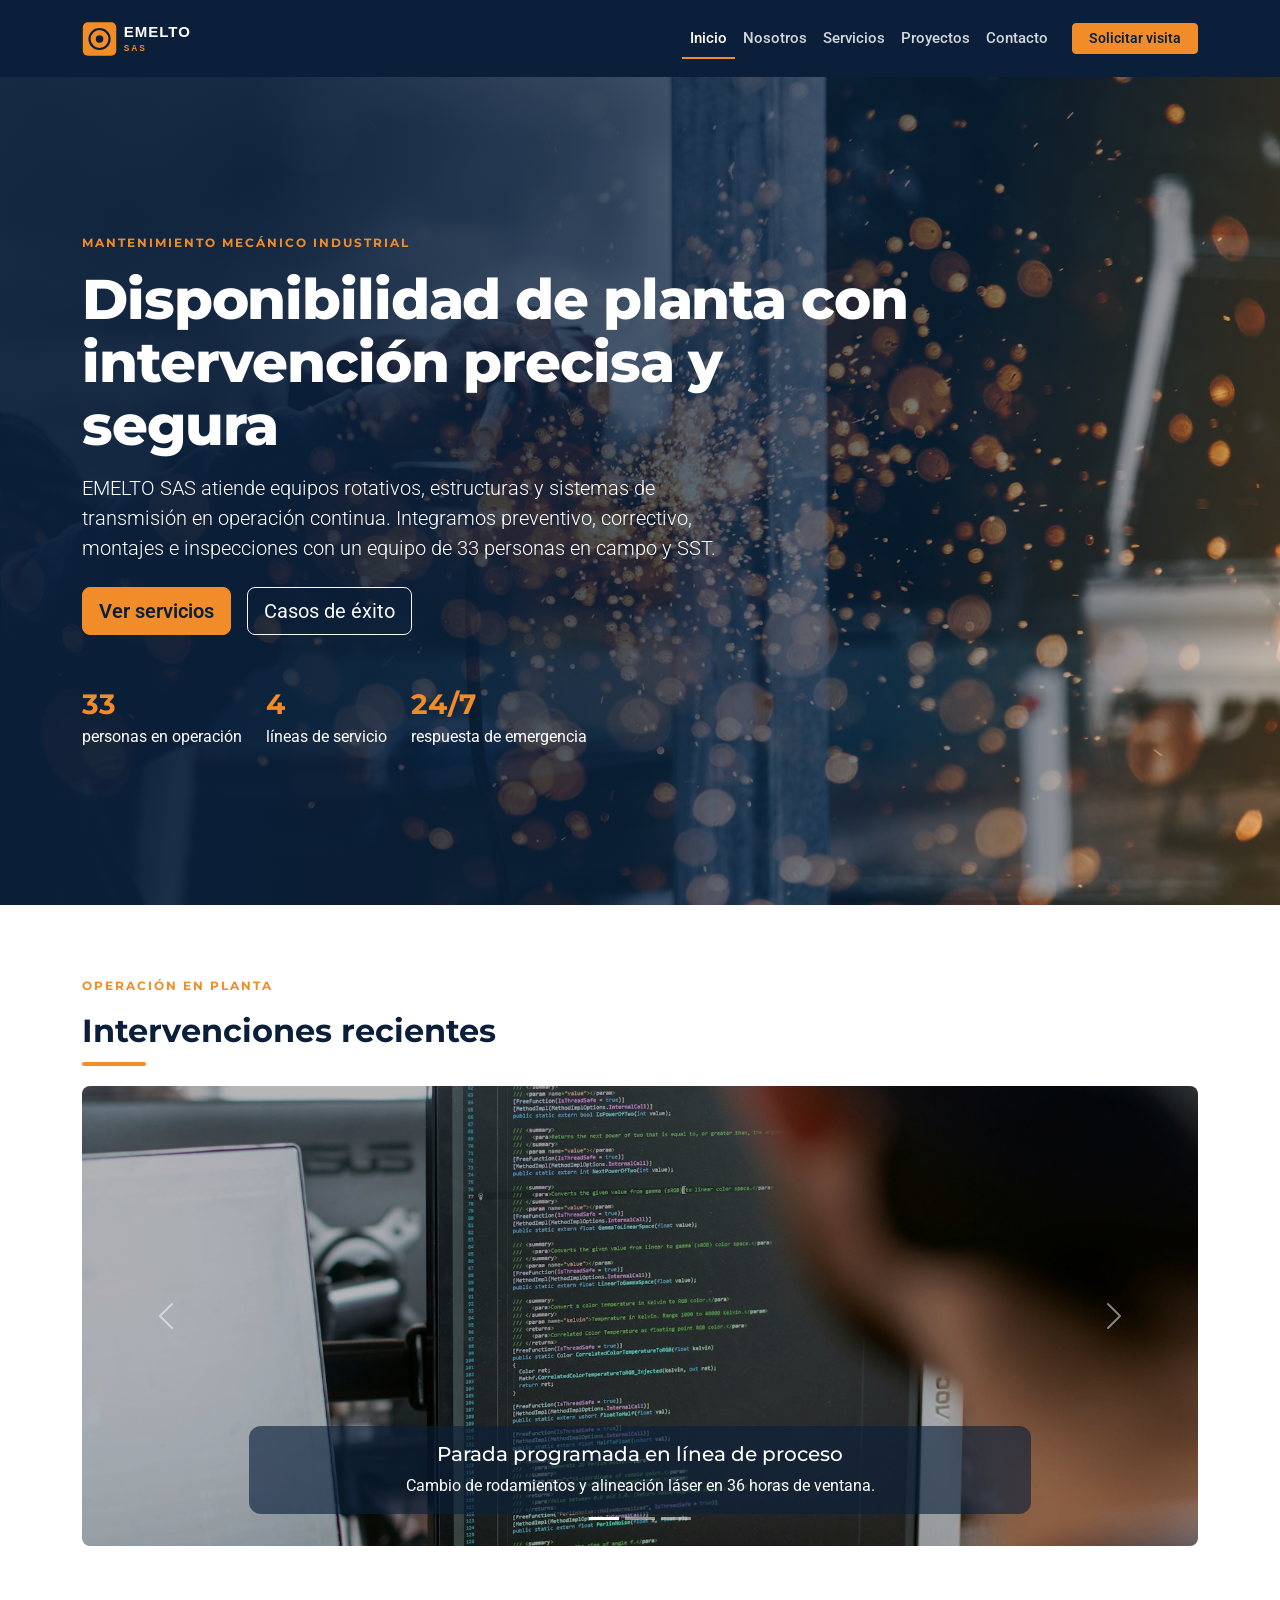
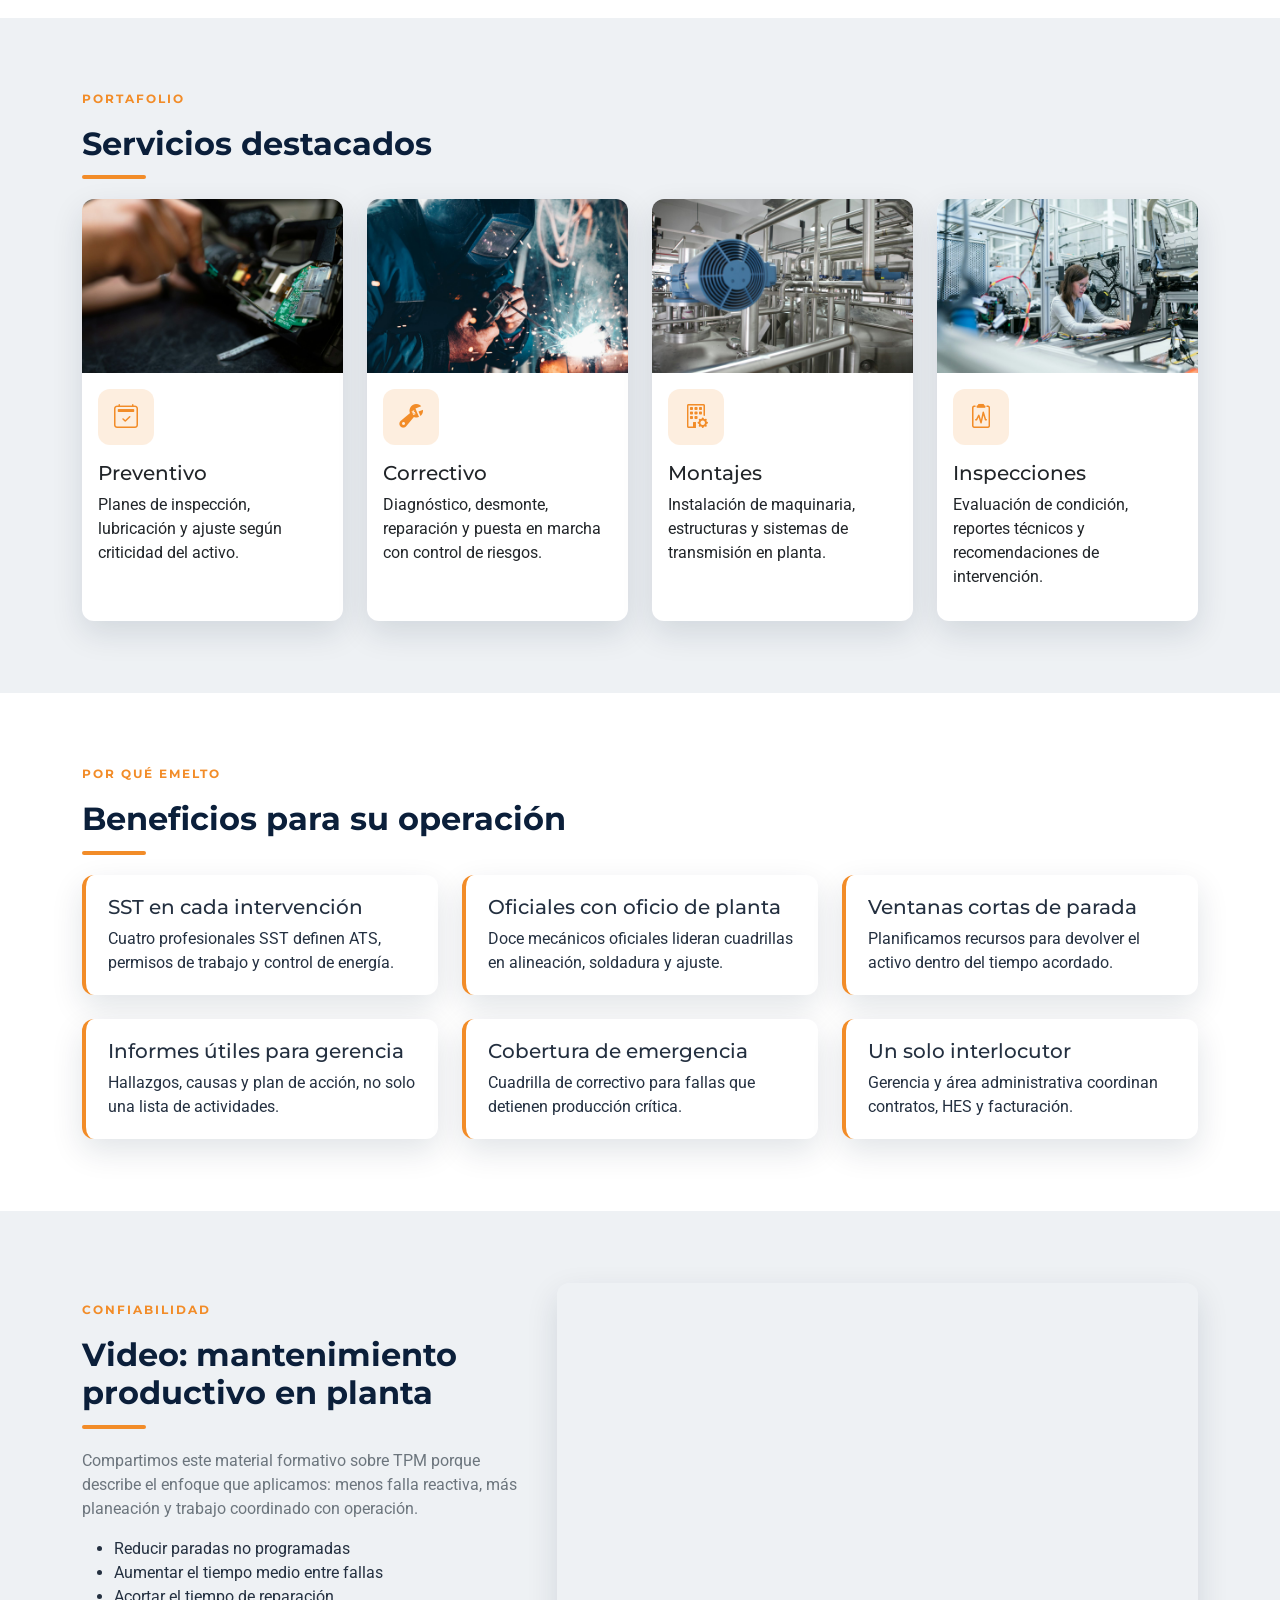
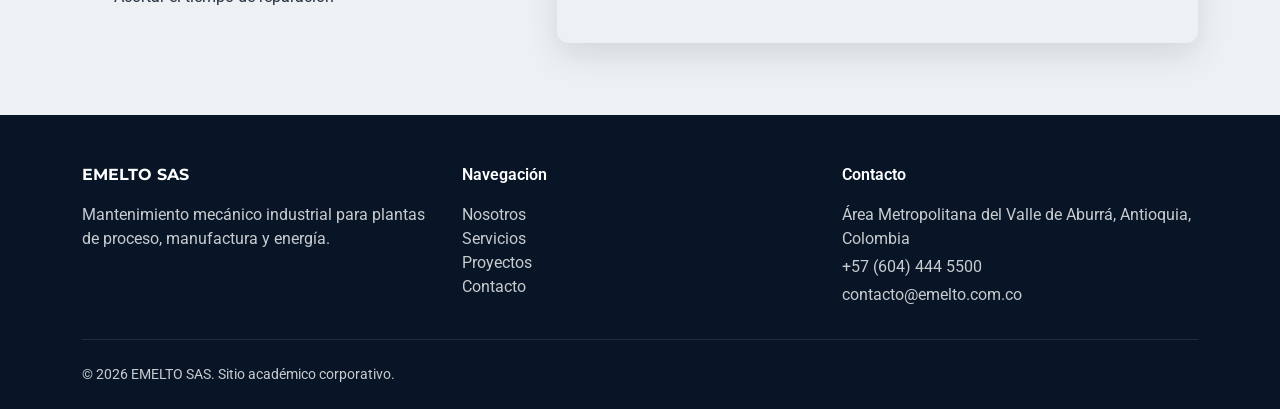
<file: index.html>
<!DOCTYPE html>
<html lang="es">
  <head>
    <meta charset="UTF-8" />
    <meta name="viewport" content="width=device-width, initial-scale=1" />
    <meta
      name="description"
      content="EMELTO SAS: mantenimiento mecánico industrial, montajes e inspecciones para plantas en Colombia."
    />
    <title>Inicio | EMELTO SAS</title>
    <link rel="icon" href="img/favicon.svg" type="image/svg+xml" />
    <link rel="preconnect" href="https://fonts.googleapis.com" />
    <link rel="preconnect" href="https://fonts.gstatic.com" crossorigin />
    <link
      href="https://fonts.googleapis.com/css2?family=Montserrat:wght@600;700;800&family=Roboto:wght@400;500;700&display=swap"
      rel="stylesheet"
    />
    <link
      href="https://cdn.jsdelivr.net/npm/bootstrap@5.3.3/dist/css/bootstrap.min.css"
      rel="stylesheet"
      integrity="sha384-QWTKZyjpPEjISv5WaRU9OFeRpok6YctnYmDr5pNlyT2bRjXh0JMhjY6hW+ALEwIH"
      crossorigin="anonymous"
    />
    <link
      href="https://cdn.jsdelivr.net/npm/bootstrap-icons@1.11.3/font/bootstrap-icons.min.css"
      rel="stylesheet"
    />
    <link rel="stylesheet" href="css/styles.css" />
  </head>
  <body>
    <a class="skip-link" href="#contenido">Saltar al contenido</a>

    <!-- Navegación principal -->
    <nav class="navbar navbar-expand-lg navbar-dark navbar-emelto sticky-top" aria-label="Principal">
      <div class="container">
        <a class="navbar-brand d-flex align-items-center" href="index.html">
          <img src="img/logo-light.svg" alt="EMELTO SAS" height="44" />
        </a>
        <button
          class="navbar-toggler"
          type="button"
          data-bs-toggle="collapse"
          data-bs-target="#menuPrincipal"
          aria-controls="menuPrincipal"
          aria-expanded="false"
          aria-label="Abrir menú"
        >
          <span class="navbar-toggler-icon"></span>
        </button>
        <div class="collapse navbar-collapse" id="menuPrincipal">
          <ul class="navbar-nav ms-auto mb-2 mb-lg-0 align-items-lg-center">
            <li class="nav-item"><a class="nav-link active" aria-current="page" href="index.html">Inicio</a></li>
            <li class="nav-item"><a class="nav-link" href="nosotros.html">Nosotros</a></li>
            <li class="nav-item"><a class="nav-link" href="servicios.html">Servicios</a></li>
            <li class="nav-item"><a class="nav-link" href="proyectos.html">Proyectos</a></li>
            <li class="nav-item"><a class="nav-link" href="contacto.html">Contacto</a></li>
            <li class="nav-item ms-lg-3">
              <a class="btn btn-orange btn-sm px-3" href="contacto.html">Solicitar visita</a>
            </li>
          </ul>
        </div>
      </div>
    </nav>

    <main id="contenido">
      <!-- Hero -->
      <header class="hero-home">
        <div class="container py-5">
          <p class="section-kicker mb-3">Mantenimiento mecánico industrial</p>
          <h1 class="display-hero display-4 col-lg-9">
            Disponibilidad de planta con intervención precisa y segura
          </h1>
          <p class="lead col-lg-7 mt-3">
            EMELTO SAS atiende equipos rotativos, estructuras y sistemas de transmisión en operación continua.
            Integramos preventivo, correctivo, montajes e inspecciones con un equipo de 33 personas en campo y SST.
          </p>
          <div class="d-flex flex-wrap gap-3 mt-4">
            <a class="btn btn-orange btn-lg" href="servicios.html">Ver servicios</a>
            <a class="btn btn-outline-light btn-lg" href="proyectos.html">Casos de éxito</a>
          </div>
          <div class="hero-stats mt-5">
            <div>
              <strong>33</strong>
              <span>personas en operación</span>
            </div>
            <div>
              <strong>4</strong>
              <span>líneas de servicio</span>
            </div>
            <div>
              <strong>24/7</strong>
              <span>respuesta de emergencia</span>
            </div>
          </div>
        </div>
      </header>

      <!-- Carrusel de operaciones -->
      <section class="section" aria-labelledby="tituloCarrusel">
        <div class="container">
          <p class="section-kicker">Operación en planta</p>
          <h2 id="tituloCarrusel" class="section-title">Intervenciones recientes</h2>
          <div class="accent-bar"></div>
          <div id="carruselInicio" class="carousel slide carousel-emelto" data-bs-ride="carousel">
            <div class="carousel-indicators">
              <button type="button" data-bs-target="#carruselInicio" data-bs-slide-to="0" class="active" aria-current="true" aria-label="Diapositiva 1"></button>
              <button type="button" data-bs-target="#carruselInicio" data-bs-slide-to="1" aria-label="Diapositiva 2"></button>
              <button type="button" data-bs-target="#carruselInicio" data-bs-slide-to="2" aria-label="Diapositiva 3"></button>
            </div>
            <div class="carousel-inner rounded-3 overflow-hidden">
              <div class="carousel-item active">
                <img src="img/carousel-1.jpg" class="d-block w-100" alt="Equipo de EMELTO en taller de mantenimiento industrial" />
                <div class="carousel-caption">
                  <h3 class="h5">Parada programada en línea de proceso</h3>
                  <p class="mb-0">Cambio de rodamientos y alineación láser en 36 horas de ventana.</p>
                </div>
              </div>
              <div class="carousel-item">
                <img src="img/carousel-2.jpg" class="d-block w-100" alt="Maquinaria industrial en planta de producción" />
                <div class="carousel-caption">
                  <h3 class="h5">Confiabilidad de equipos rotativos</h3>
                  <p class="mb-0">Rutas de inspección y lubricación para reducir paradas no planeadas.</p>
                </div>
              </div>
              <div class="carousel-item">
                <img src="img/carousel-3.jpg" class="d-block w-100" alt="Sistemas de tubería y equipos mecánicos" />
                <div class="carousel-caption">
                  <h3 class="h5">Montaje de sistemas de transmisión</h3>
                  <p class="mb-0">Instalación de reductores, acoplamientos y estructuras de soporte.</p>
                </div>
              </div>
            </div>
            <button class="carousel-control-prev" type="button" data-bs-target="#carruselInicio" data-bs-slide="prev">
              <span class="carousel-control-prev-icon" aria-hidden="true"></span>
              <span class="visually-hidden">Anterior</span>
            </button>
            <button class="carousel-control-next" type="button" data-bs-target="#carruselInicio" data-bs-slide="next">
              <span class="carousel-control-next-icon" aria-hidden="true"></span>
              <span class="visually-hidden">Siguiente</span>
            </button>
          </div>
        </div>
      </section>

      <!-- Servicios destacados -->
      <section class="section section-alt" aria-labelledby="tituloServicios">
        <div class="container">
          <p class="section-kicker">Portafolio</p>
          <h2 id="tituloServicios" class="section-title">Servicios destacados</h2>
          <div class="accent-bar"></div>
          <div class="row g-4">
            <div class="col-md-6 col-lg-3">
              <article class="card card-emelto">
                <img src="img/servicio-preventivo.jpg" class="card-img-top" alt="Técnico revisando un equipo en mantenimiento preventivo" />
                <div class="card-body">
                  <div class="icon-box mb-3"><i class="bi bi-calendar2-check" aria-hidden="true"></i></div>
                  <h3 class="h5">Preventivo</h3>
                  <p>Planes de inspección, lubricación y ajuste según criticidad del activo.</p>
                </div>
              </article>
            </div>
            <div class="col-md-6 col-lg-3">
              <article class="card card-emelto">
                <img src="img/servicio-correctivo.jpg" class="card-img-top" alt="Soldadura y reparación mecánica en campo" />
                <div class="card-body">
                  <div class="icon-box mb-3"><i class="bi bi-wrench-adjustable" aria-hidden="true"></i></div>
                  <h3 class="h5">Correctivo</h3>
                  <p>Diagnóstico, desmonte, reparación y puesta en marcha con control de riesgos.</p>
                </div>
              </article>
            </div>
            <div class="col-md-6 col-lg-3">
              <article class="card card-emelto">
                <img src="img/servicio-montaje.jpg" class="card-img-top" alt="Montaje de estructura industrial" />
                <div class="card-body">
                  <div class="icon-box mb-3"><i class="bi bi-building-gear" aria-hidden="true"></i></div>
                  <h3 class="h5">Montajes</h3>
                  <p>Instalación de maquinaria, estructuras y sistemas de transmisión en planta.</p>
                </div>
              </article>
            </div>
            <div class="col-md-6 col-lg-3">
              <article class="card card-emelto">
                <img src="img/servicio-inspeccion.jpg" class="card-img-top" alt="Ingeniero realizando inspección mecánica" />
                <div class="card-body">
                  <div class="icon-box mb-3"><i class="bi bi-clipboard2-pulse" aria-hidden="true"></i></div>
                  <h3 class="h5">Inspecciones</h3>
                  <p>Evaluación de condición, reportes técnicos y recomendaciones de intervención.</p>
                </div>
              </article>
            </div>
          </div>
        </div>
      </section>

      <!-- Beneficios -->
      <section class="section" aria-labelledby="tituloBeneficios">
        <div class="container">
          <p class="section-kicker">Por qué EMELTO</p>
          <h2 id="tituloBeneficios" class="section-title">Beneficios para su operación</h2>
          <div class="accent-bar"></div>
          <div class="row g-4">
            <div class="col-md-6 col-lg-4">
              <article class="benefit-item">
                <h3 class="h5">SST en cada intervención</h3>
                <p class="mb-0">Cuatro profesionales SST definen ATS, permisos de trabajo y control de energía.</p>
              </article>
            </div>
            <div class="col-md-6 col-lg-4">
              <article class="benefit-item">
                <h3 class="h5">Oficiales con oficio de planta</h3>
                <p class="mb-0">Doce mecánicos oficiales lideran cuadrillas en alineación, soldadura y ajuste.</p>
              </article>
            </div>
            <div class="col-md-6 col-lg-4">
              <article class="benefit-item">
                <h3 class="h5">Ventanas cortas de parada</h3>
                <p class="mb-0">Planificamos recursos para devolver el activo dentro del tiempo acordado.</p>
              </article>
            </div>
            <div class="col-md-6 col-lg-4">
              <article class="benefit-item">
                <h3 class="h5">Informes útiles para gerencia</h3>
                <p class="mb-0">Hallazgos, causas y plan de acción, no solo una lista de actividades.</p>
              </article>
            </div>
            <div class="col-md-6 col-lg-4">
              <article class="benefit-item">
                <h3 class="h5">Cobertura de emergencia</h3>
                <p class="mb-0">Cuadrilla de correctivo para fallas que detienen producción crítica.</p>
              </article>
            </div>
            <div class="col-md-6 col-lg-4">
              <article class="benefit-item">
                <h3 class="h5">Un solo interlocutor</h3>
                <p class="mb-0">Gerencia y área administrativa coordinan contratos, HES y facturación.</p>
              </article>
            </div>
          </div>
        </div>
      </section>

      <!-- Video corporativo -->
      <section class="section section-alt" aria-labelledby="tituloVideo">
        <div class="container">
          <div class="row align-items-center g-4">
            <div class="col-lg-5">
              <p class="section-kicker">Confiabilidad</p>
              <h2 id="tituloVideo" class="section-title">Video: mantenimiento productivo en planta</h2>
              <div class="accent-bar"></div>
              <p class="section-lead">
                Compartimos este material formativo sobre TPM porque describe el enfoque que aplicamos:
                menos falla reactiva, más planeación y trabajo coordinado con operación.
              </p>
              <ul>
                <li>Reducir paradas no programadas</li>
                <li>Aumentar el tiempo medio entre fallas</li>
                <li>Acortar el tiempo de reparación</li>
              </ul>
            </div>
            <div class="col-lg-7">
              <div class="video-frame">
                <iframe
                  src="https://www.youtube.com/embed/mJirqjwiPus"
                  title="Video sobre mantenimiento productivo total (TPM) aplicado a planta industrial"
                  allow="accelerometer; autoplay; clipboard-write; encrypted-media; gyroscope; picture-in-picture"
                  allowfullscreen
                ></iframe>
              </div>
            </div>
          </div>
        </div>
      </section>
    </main>

    <footer class="footer-emelto pt-5 pb-4">
      <div class="container">
        <div class="row g-4">
          <div class="col-md-4">
            <p class="footer-brand">EMELTO SAS</p>
            <p>Mantenimiento mecánico industrial para plantas de proceso, manufactura y energía.</p>
          </div>
          <div class="col-md-4">
            <p class="text-white fw-semibold">Navegación</p>
            <ul class="list-unstyled">
              <li><a href="nosotros.html">Nosotros</a></li>
              <li><a href="servicios.html">Servicios</a></li>
              <li><a href="proyectos.html">Proyectos</a></li>
              <li><a href="contacto.html">Contacto</a></li>
            </ul>
          </div>
          <div class="col-md-4">
            <p class="text-white fw-semibold">Contacto</p>
            <p class="mb-1">Área Metropolitana del Valle de Aburrá, Antioquia, Colombia</p>
            <p class="mb-1"><a href="tel:+576044445500">+57 (604) 444 5500</a></p>
            <p class="mb-0"><a href="mailto:contacto@emelto.com.co">contacto@emelto.com.co</a></p>
          </div>
        </div>
        <hr class="border-secondary my-4" />
        <p class="small mb-0">&copy; <span id="year"></span> EMELTO SAS. Sitio académico corporativo.</p>
      </div>
    </footer>

    <button type="button" id="btnTop" class="btn btn-orange rounded-circle" aria-label="Volver arriba">
      <i class="bi bi-arrow-up" aria-hidden="true"></i>
    </button>

    <script
      src="https://cdn.jsdelivr.net/npm/bootstrap@5.3.3/dist/js/bootstrap.bundle.min.js"
      integrity="sha384-YvpcrYf0tY3lHB60NNkmXc5s9fDVZLESaAA55NDzOxhy9GkcIdslK1eN7N6jIeHz"
      crossorigin="anonymous"
    ></script>
    <script src="js/script.js"></script>
  </body>
</html>
</file>
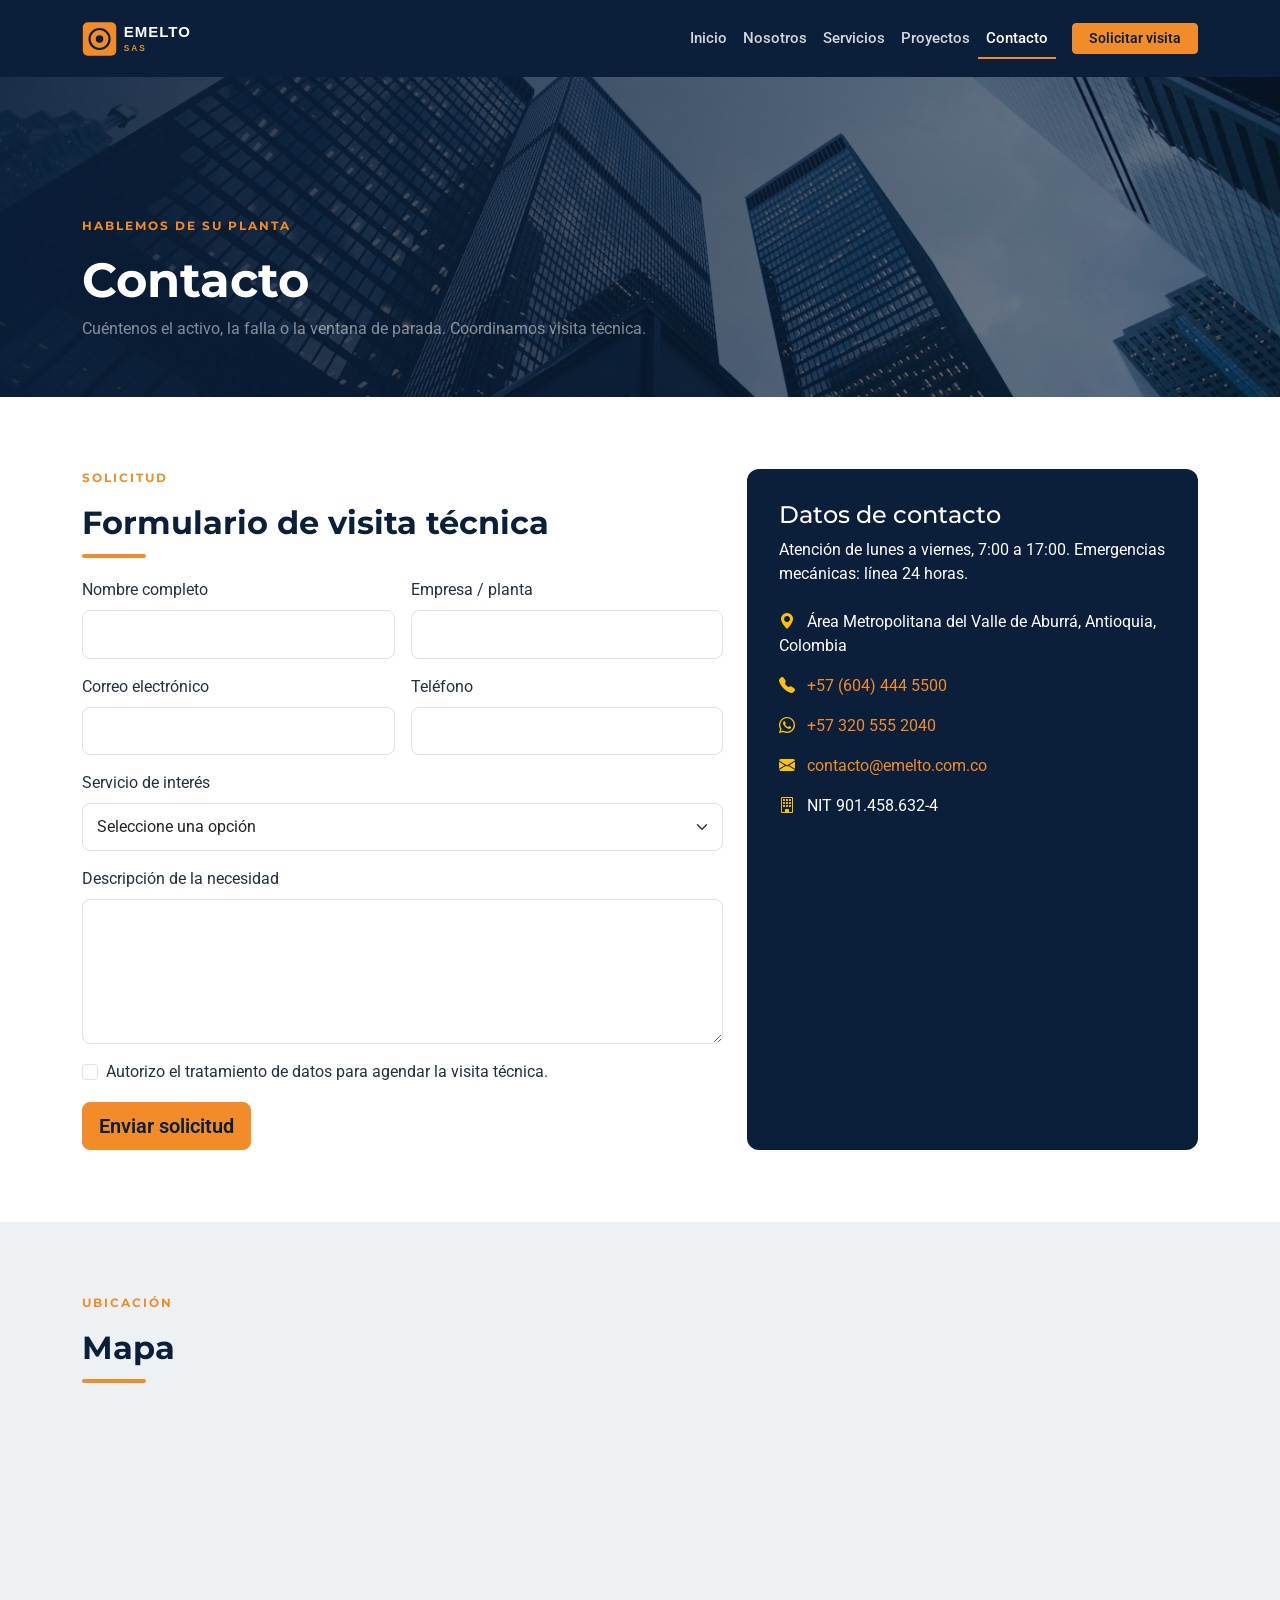
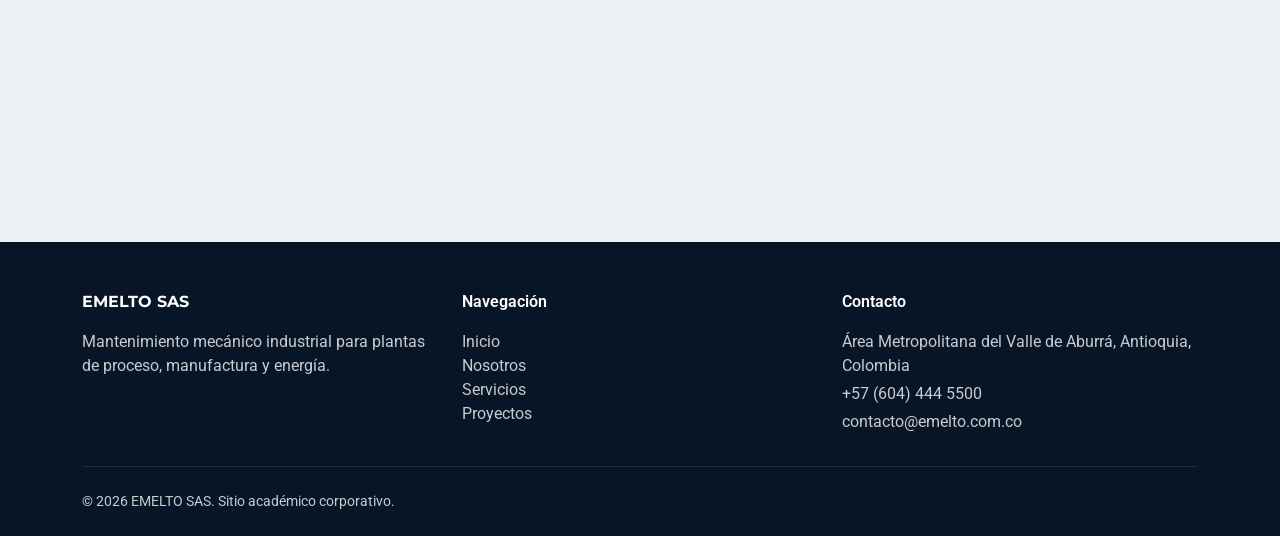
<file: contacto.html>
<!DOCTYPE html>
<html lang="es">
  <head>
    <meta charset="UTF-8" />
    <meta name="viewport" content="width=device-width, initial-scale=1" />
    <meta
      name="description"
      content="Contacto EMELTO SAS: formulario de visita técnica, datos y ubicación en el Área Metropolitana del Valle de Aburrá, Antioquia."
    />
    <title>Contacto | EMELTO SAS</title>
    <link rel="icon" href="img/favicon.svg" type="image/svg+xml" />
    <link rel="preconnect" href="https://fonts.googleapis.com" />
    <link rel="preconnect" href="https://fonts.gstatic.com" crossorigin />
    <link
      href="https://fonts.googleapis.com/css2?family=Montserrat:wght@600;700;800&family=Roboto:wght@400;500;700&display=swap"
      rel="stylesheet"
    />
    <link
      href="https://cdn.jsdelivr.net/npm/bootstrap@5.3.3/dist/css/bootstrap.min.css"
      rel="stylesheet"
      integrity="sha384-QWTKZyjpPEjISv5WaRU9OFeRpok6YctnYmDr5pNlyT2bRjXh0JMhjY6hW+ALEwIH"
      crossorigin="anonymous"
    />
    <link
      href="https://cdn.jsdelivr.net/npm/bootstrap-icons@1.11.3/font/bootstrap-icons.min.css"
      rel="stylesheet"
    />
    <link rel="stylesheet" href="css/styles.css" />
  </head>
  <body>
    <a class="skip-link" href="#contenido">Saltar al contenido</a>

    <nav class="navbar navbar-expand-lg navbar-dark navbar-emelto sticky-top" aria-label="Principal">
      <div class="container">
        <a class="navbar-brand" href="index.html">
          <img src="img/logo-light.svg" alt="EMELTO SAS" height="44" />
        </a>
        <button class="navbar-toggler" type="button" data-bs-toggle="collapse" data-bs-target="#menuPrincipal" aria-controls="menuPrincipal" aria-expanded="false" aria-label="Abrir menú">
          <span class="navbar-toggler-icon"></span>
        </button>
        <div class="collapse navbar-collapse" id="menuPrincipal">
          <ul class="navbar-nav ms-auto mb-2 mb-lg-0 align-items-lg-center">
            <li class="nav-item"><a class="nav-link" href="index.html">Inicio</a></li>
            <li class="nav-item"><a class="nav-link" href="nosotros.html">Nosotros</a></li>
            <li class="nav-item"><a class="nav-link" href="servicios.html">Servicios</a></li>
            <li class="nav-item"><a class="nav-link" href="proyectos.html">Proyectos</a></li>
            <li class="nav-item"><a class="nav-link active" aria-current="page" href="contacto.html">Contacto</a></li>
            <li class="nav-item ms-lg-3">
              <a class="btn btn-orange btn-sm px-3" href="contacto.html">Solicitar visita</a>
            </li>
          </ul>
        </div>
      </div>
    </nav>

    <header class="page-hero" style="background-image: url('img/contacto.jpg')">
      <div class="container">
        <p class="section-kicker">Hablemos de su planta</p>
        <h1 class="text-white display-5 fw-bold">Contacto</h1>
        <p class="text-white-50 col-lg-7">Cuéntenos el activo, la falla o la ventana de parada. Coordinamos visita técnica.</p>
      </div>
    </header>

    <main id="contenido">
      <section class="section" aria-labelledby="tituloFormulario">
        <div class="container">
          <div class="row g-4">
            <div class="col-lg-7">
              <p class="section-kicker">Solicitud</p>
              <h2 id="tituloFormulario" class="section-title">Formulario de visita técnica</h2>
              <div class="accent-bar"></div>
              <form id="formContacto" class="form-emelto needs-validation" novalidate>
                <div class="row g-3">
                  <div class="col-md-6">
                    <label class="form-label" for="nombre">Nombre completo</label>
                    <input class="form-control" type="text" id="nombre" name="nombre" required minlength="3" autocomplete="name" />
                    <div class="invalid-feedback">Indique su nombre (mínimo 3 caracteres).</div>
                  </div>
                  <div class="col-md-6">
                    <label class="form-label" for="empresa">Empresa / planta</label>
                    <input class="form-control" type="text" id="empresa" name="empresa" required minlength="2" autocomplete="organization" />
                    <div class="invalid-feedback">Indique el nombre de la empresa o planta.</div>
                  </div>
                  <div class="col-md-6">
                    <label class="form-label" for="email">Correo electrónico</label>
                    <input class="form-control" type="email" id="email" name="email" required autocomplete="email" />
                    <div class="invalid-feedback">Ingrese un correo válido.</div>
                  </div>
                  <div class="col-md-6">
                    <label class="form-label" for="telefono">Teléfono</label>
                    <input class="form-control" type="tel" id="telefono" name="telefono" required pattern="[0-9+\s()-]{7,20}" autocomplete="tel" />
                    <div class="invalid-feedback">Ingrese un teléfono de contacto.</div>
                  </div>
                  <div class="col-12">
                    <label class="form-label" for="servicio">Servicio de interés</label>
                    <select class="form-select" id="servicio" name="servicio" required>
                      <option value="">Seleccione una opción</option>
                      <option>Mantenimiento preventivo</option>
                      <option>Mantenimiento correctivo</option>
                      <option>Montajes industriales</option>
                      <option>Inspecciones mecánicas</option>
                    </select>
                    <div class="invalid-feedback">Seleccione un servicio.</div>
                  </div>
                  <div class="col-12">
                    <label class="form-label" for="mensaje">Descripción de la necesidad</label>
                    <textarea class="form-control" id="mensaje" name="mensaje" rows="5" required minlength="15"></textarea>
                    <div class="invalid-feedback">Describa el equipo o la falla (mínimo 15 caracteres).</div>
                  </div>
                  <div class="col-12">
                    <div class="form-check">
                      <input class="form-check-input" type="checkbox" id="privacidad" required />
                      <label class="form-check-label" for="privacidad">Autorizo el tratamiento de datos para agendar la visita técnica.</label>
                      <div class="invalid-feedback">Debe autorizar el tratamiento de datos.</div>
                    </div>
                  </div>
                  <div class="col-12">
                    <button class="btn btn-orange btn-lg" type="submit">Enviar solicitud</button>
                  </div>
                </div>
                <div id="formAlert" class="d-none"></div>
              </form>
            </div>
            <div class="col-lg-5">
              <aside class="contact-data">
                <h2 class="h4">Datos de contacto</h2>
                <p class="mb-4">Atención de lunes a viernes, 7:00 a 17:00. Emergencias mecánicas: línea 24 horas.</p>
                <ul class="list-unstyled">
                  <li class="mb-3">
                    <i class="bi bi-geo-alt-fill me-2 text-warning" aria-hidden="true"></i>
                    Área Metropolitana del Valle de Aburrá, Antioquia, Colombia
                  </li>
                  <li class="mb-3">
                    <i class="bi bi-telephone-fill me-2 text-warning" aria-hidden="true"></i>
                    <a href="tel:+576044445500">+57 (604) 444 5500</a>
                  </li>
                  <li class="mb-3">
                    <i class="bi bi-whatsapp me-2 text-warning" aria-hidden="true"></i>
                    <a href="https://wa.me/573205552040">+57 320 555 2040</a>
                  </li>
                  <li class="mb-3">
                    <i class="bi bi-envelope-fill me-2 text-warning" aria-hidden="true"></i>
                    <a href="mailto:contacto@emelto.com.co">contacto@emelto.com.co</a>
                  </li>
                  <li>
                    <i class="bi bi-building me-2 text-warning" aria-hidden="true"></i>
                    NIT 901.458.632-4
                  </li>
                </ul>
              </aside>
            </div>
          </div>
        </div>
      </section>

      <section class="section section-alt" aria-labelledby="tituloMapa">
        <div class="container">
          <p class="section-kicker">Ubicación</p>
          <h2 id="tituloMapa" class="section-title">Mapa</h2>
          <div class="accent-bar"></div>
          <iframe
            class="map-embed"
            title="Mapa de ubicación de EMELTO SAS en el Área Metropolitana del Valle de Aburrá, Antioquia"
            src="https://maps.google.com/maps?q=Área%20Metropolitana%20del%20Valle%20de%20Aburrá%20Antioquia&t=&z=13&ie=UTF8&iwloc=&output=embed"
            loading="lazy"
            referrerpolicy="no-referrer-when-downgrade"
          ></iframe>
        </div>
      </section>
    </main>

    <footer class="footer-emelto pt-5 pb-4">
      <div class="container">
        <div class="row g-4">
          <div class="col-md-4">
            <p class="footer-brand">EMELTO SAS</p>
            <p>Mantenimiento mecánico industrial para plantas de proceso, manufactura y energía.</p>
          </div>
          <div class="col-md-4">
            <p class="text-white fw-semibold">Navegación</p>
            <ul class="list-unstyled">
              <li><a href="index.html">Inicio</a></li>
              <li><a href="nosotros.html">Nosotros</a></li>
              <li><a href="servicios.html">Servicios</a></li>
              <li><a href="proyectos.html">Proyectos</a></li>
            </ul>
          </div>
          <div class="col-md-4">
            <p class="text-white fw-semibold">Contacto</p>
            <p class="mb-1">Área Metropolitana del Valle de Aburrá, Antioquia, Colombia</p>
            <p class="mb-1"><a href="tel:+576044445500">+57 (604) 444 5500</a></p>
            <p class="mb-0"><a href="mailto:contacto@emelto.com.co">contacto@emelto.com.co</a></p>
          </div>
        </div>
        <hr class="border-secondary my-4" />
        <p class="small mb-0">&copy; <span id="year"></span> EMELTO SAS. Sitio académico corporativo.</p>
      </div>
    </footer>

    <button type="button" id="btnTop" class="btn btn-orange rounded-circle" aria-label="Volver arriba">
      <i class="bi bi-arrow-up" aria-hidden="true"></i>
    </button>

    <script src="https://cdn.jsdelivr.net/npm/bootstrap@5.3.3/dist/js/bootstrap.bundle.min.js" integrity="sha384-YvpcrYf0tY3lHB60NNkmXc5s9fDVZLESaAA55NDzOxhy9GkcIdslK1eN7N6jIeHz" crossorigin="anonymous"></script>
    <script src="js/script.js"></script>
  </body>
</html>
</file>
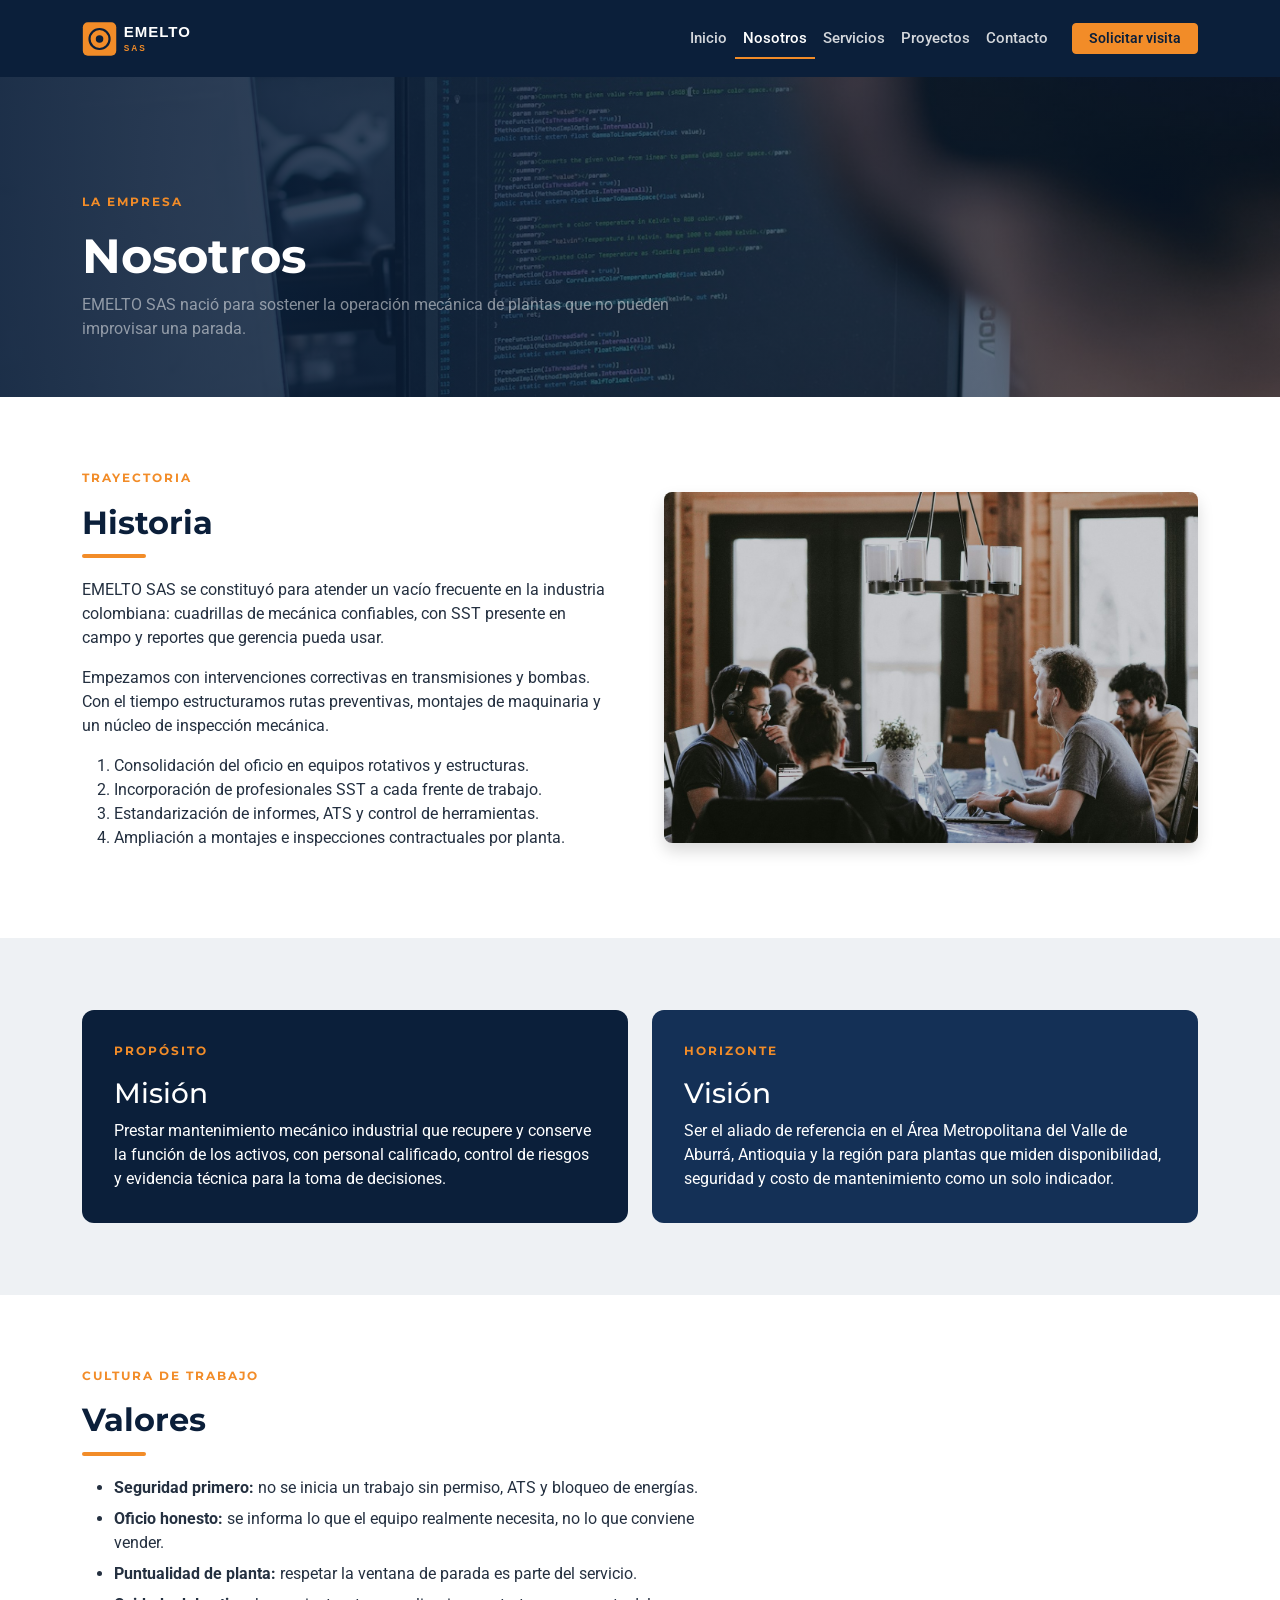
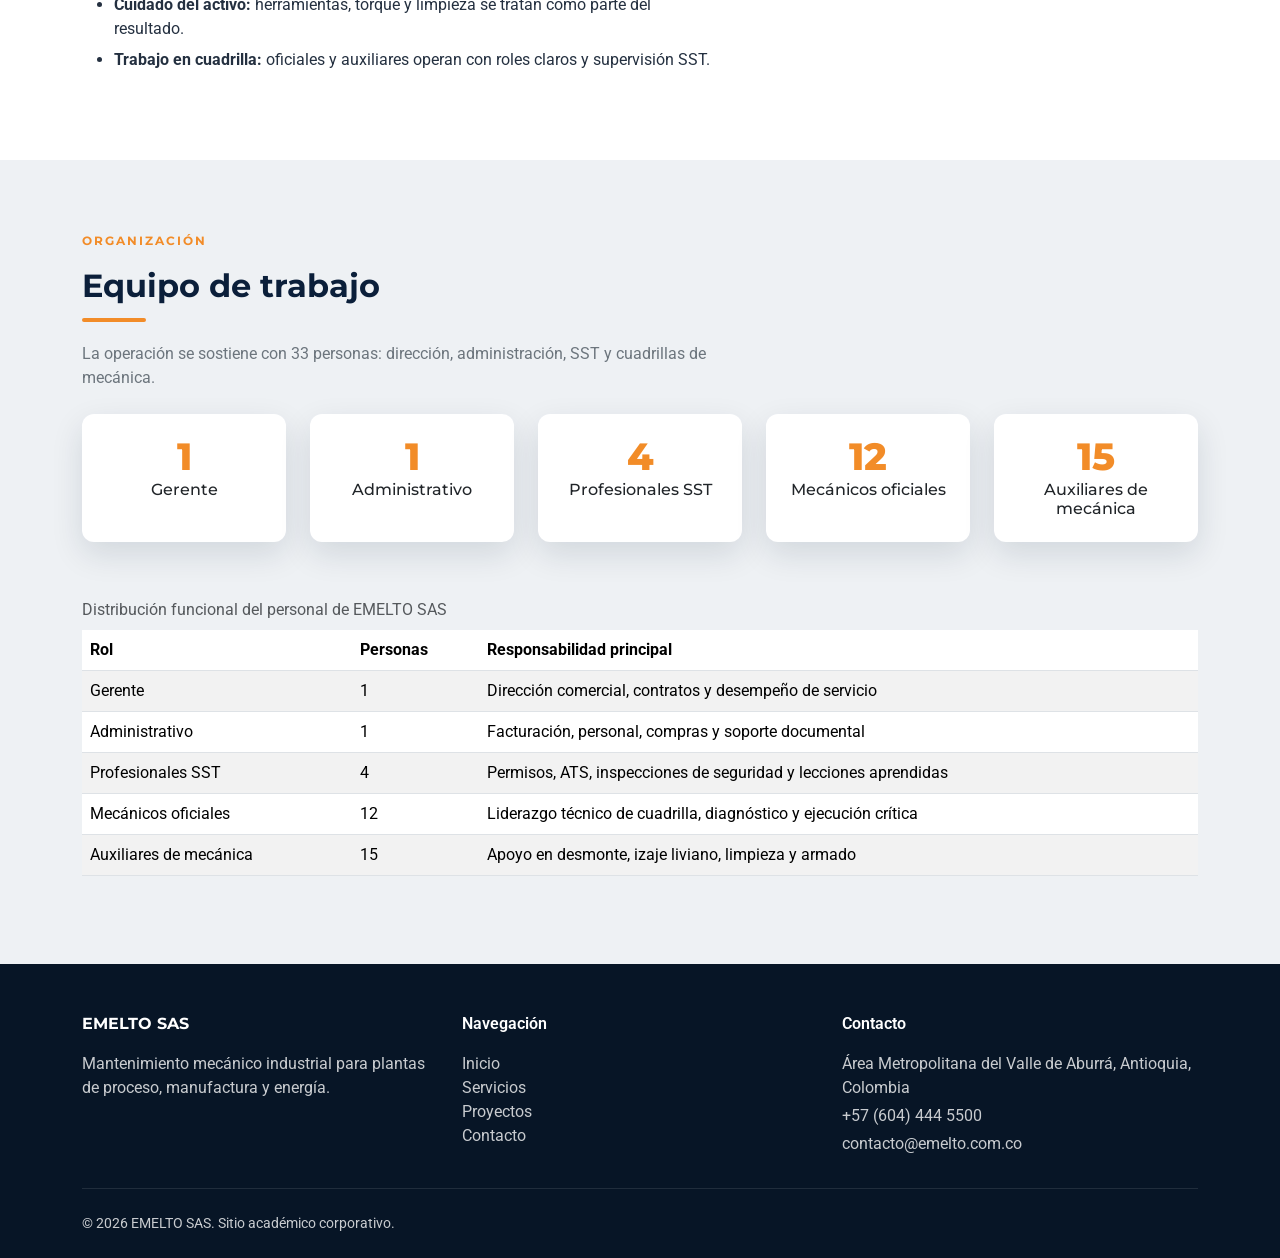
<file: nosotros.html>
<!DOCTYPE html>
<html lang="es">
  <head>
    <meta charset="UTF-8" />
    <meta name="viewport" content="width=device-width, initial-scale=1" />
    <meta
      name="description"
      content="Historia, misión, visión, valores y equipo de trabajo de EMELTO SAS."
    />
    <title>Nosotros | EMELTO SAS</title>
    <link rel="icon" href="img/favicon.svg" type="image/svg+xml" />
    <link rel="preconnect" href="https://fonts.googleapis.com" />
    <link rel="preconnect" href="https://fonts.gstatic.com" crossorigin />
    <link
      href="https://fonts.googleapis.com/css2?family=Montserrat:wght@600;700;800&family=Roboto:wght@400;500;700&display=swap"
      rel="stylesheet"
    />
    <link
      href="https://cdn.jsdelivr.net/npm/bootstrap@5.3.3/dist/css/bootstrap.min.css"
      rel="stylesheet"
      integrity="sha384-QWTKZyjpPEjISv5WaRU9OFeRpok6YctnYmDr5pNlyT2bRjXh0JMhjY6hW+ALEwIH"
      crossorigin="anonymous"
    />
    <link
      href="https://cdn.jsdelivr.net/npm/bootstrap-icons@1.11.3/font/bootstrap-icons.min.css"
      rel="stylesheet"
    />
    <link rel="stylesheet" href="css/styles.css" />
  </head>
  <body>
    <a class="skip-link" href="#contenido">Saltar al contenido</a>

    <nav class="navbar navbar-expand-lg navbar-dark navbar-emelto sticky-top" aria-label="Principal">
      <div class="container">
        <a class="navbar-brand" href="index.html">
          <img src="img/logo-light.svg" alt="EMELTO SAS" height="44" />
        </a>
        <button class="navbar-toggler" type="button" data-bs-toggle="collapse" data-bs-target="#menuPrincipal" aria-controls="menuPrincipal" aria-expanded="false" aria-label="Abrir menú">
          <span class="navbar-toggler-icon"></span>
        </button>
        <div class="collapse navbar-collapse" id="menuPrincipal">
          <ul class="navbar-nav ms-auto mb-2 mb-lg-0 align-items-lg-center">
            <li class="nav-item"><a class="nav-link" href="index.html">Inicio</a></li>
            <li class="nav-item"><a class="nav-link active" aria-current="page" href="nosotros.html">Nosotros</a></li>
            <li class="nav-item"><a class="nav-link" href="servicios.html">Servicios</a></li>
            <li class="nav-item"><a class="nav-link" href="proyectos.html">Proyectos</a></li>
            <li class="nav-item"><a class="nav-link" href="contacto.html">Contacto</a></li>
            <li class="nav-item ms-lg-3">
              <a class="btn btn-orange btn-sm px-3" href="contacto.html">Solicitar visita</a>
            </li>
          </ul>
        </div>
      </div>
    </nav>

    <header class="page-hero" style="background-image: url('img/nosotros.jpg')">
      <div class="container">
        <p class="section-kicker">La empresa</p>
        <h1 class="text-white display-5 fw-bold">Nosotros</h1>
        <p class="text-white-50 col-lg-7">EMELTO SAS nació para sostener la operación mecánica de plantas que no pueden improvisar una parada.</p>
      </div>
    </header>

    <main id="contenido">
      <section class="section" aria-labelledby="tituloHistoria">
        <div class="container">
          <div class="row g-5 align-items-center">
            <div class="col-lg-6">
              <p class="section-kicker">Trayectoria</p>
              <h2 id="tituloHistoria" class="section-title">Historia</h2>
              <div class="accent-bar"></div>
              <p>
                EMELTO SAS se constituyó para atender un vacío frecuente en la industria colombiana:
                cuadrillas de mecánica confiables, con SST presente en campo y reportes que gerencia pueda usar.
              </p>
              <p>
                Empezamos con intervenciones correctivas en transmisiones y bombas. Con el tiempo estructuramos
                rutas preventivas, montajes de maquinaria y un núcleo de inspección mecánica.
              </p>
              <ol>
                <li>Consolidación del oficio en equipos rotativos y estructuras.</li>
                <li>Incorporación de profesionales SST a cada frente de trabajo.</li>
                <li>Estandarización de informes, ATS y control de herramientas.</li>
                <li>Ampliación a montajes e inspecciones contractuales por planta.</li>
              </ol>
            </div>
            <div class="col-lg-6">
              <img src="img/equipo.jpg" class="rounded-3 shadow" alt="Equipo de trabajo coordinando una intervención en sala de juntas" />
            </div>
          </div>
        </div>
      </section>

      <section class="section section-alt" aria-labelledby="tituloMision">
        <div class="container">
          <h2 id="tituloMision" class="visually-hidden">Misión y visión</h2>
          <div class="row g-4">
            <div class="col-lg-6">
              <article class="mission-card">
                <p class="section-kicker">Propósito</p>
                <h3>Misión</h3>
                <p class="mb-0">
                  Prestar mantenimiento mecánico industrial que recupere y conserve la función de los activos,
                  con personal calificado, control de riesgos y evidencia técnica para la toma de decisiones.
                </p>
              </article>
            </div>
            <div class="col-lg-6">
              <article class="mission-card vision">
                <p class="section-kicker">Horizonte</p>
                <h3>Visión</h3>
                <p class="mb-0">
                  Ser el aliado de referencia en el Área Metropolitana del Valle de Aburrá, Antioquia y la región para plantas que miden disponibilidad,
                  seguridad y costo de mantenimiento como un solo indicador.
                </p>
              </article>
            </div>
          </div>
        </div>
      </section>

      <section class="section" aria-labelledby="tituloValores">
        <div class="container">
          <p class="section-kicker">Cultura de trabajo</p>
          <h2 id="tituloValores" class="section-title">Valores</h2>
          <div class="accent-bar"></div>
          <div class="row">
            <div class="col-lg-7">
              <ul class="value-list">
                <li><strong>Seguridad primero:</strong> no se inicia un trabajo sin permiso, ATS y bloqueo de energías.</li>
                <li><strong>Oficio honesto:</strong> se informa lo que el equipo realmente necesita, no lo que conviene vender.</li>
                <li><strong>Puntualidad de planta:</strong> respetar la ventana de parada es parte del servicio.</li>
                <li><strong>Cuidado del activo:</strong> herramientas, torque y limpieza se tratan como parte del resultado.</li>
                <li><strong>Trabajo en cuadrilla:</strong> oficiales y auxiliares operan con roles claros y supervisión SST.</li>
              </ul>
            </div>
          </div>
        </div>
      </section>

      <section class="section section-alt" aria-labelledby="tituloEquipo">
        <div class="container">
          <p class="section-kicker">Organización</p>
          <h2 id="tituloEquipo" class="section-title">Equipo de trabajo</h2>
          <div class="accent-bar"></div>
          <p class="section-lead mb-4">
            La operación se sostiene con 33 personas: dirección, administración, SST y cuadrillas de mecánica.
          </p>
          <div class="row g-4 mb-5">
            <div class="col-6 col-md-4 col-lg">
              <article class="card card-emelto text-center p-4">
                <p class="team-number mb-1">1</p>
                <h3 class="h6 mb-0">Gerente</h3>
              </article>
            </div>
            <div class="col-6 col-md-4 col-lg">
              <article class="card card-emelto text-center p-4">
                <p class="team-number mb-1">1</p>
                <h3 class="h6 mb-0">Administrativo</h3>
              </article>
            </div>
            <div class="col-6 col-md-4 col-lg">
              <article class="card card-emelto text-center p-4">
                <p class="team-number mb-1">4</p>
                <h3 class="h6 mb-0">Profesionales SST</h3>
              </article>
            </div>
            <div class="col-6 col-md-4 col-lg">
              <article class="card card-emelto text-center p-4">
                <p class="team-number mb-1">12</p>
                <h3 class="h6 mb-0">Mecánicos oficiales</h3>
              </article>
            </div>
            <div class="col-6 col-md-4 col-lg">
              <article class="card card-emelto text-center p-4">
                <p class="team-number mb-1">15</p>
                <h3 class="h6 mb-0">Auxiliares de mecánica</h3>
              </article>
            </div>
          </div>

          <div class="table-responsive">
            <table class="table table-emelto table-striped align-middle">
              <caption class="caption-top">Distribución funcional del personal de EMELTO SAS</caption>
              <thead>
                <tr>
                  <th scope="col">Rol</th>
                  <th scope="col">Personas</th>
                  <th scope="col">Responsabilidad principal</th>
                </tr>
              </thead>
              <tbody>
                <tr>
                  <td>Gerente</td>
                  <td>1</td>
                  <td>Dirección comercial, contratos y desempeño de servicio</td>
                </tr>
                <tr>
                  <td>Administrativo</td>
                  <td>1</td>
                  <td>Facturación, personal, compras y soporte documental</td>
                </tr>
                <tr>
                  <td>Profesionales SST</td>
                  <td>4</td>
                  <td>Permisos, ATS, inspecciones de seguridad y lecciones aprendidas</td>
                </tr>
                <tr>
                  <td>Mecánicos oficiales</td>
                  <td>12</td>
                  <td>Liderazgo técnico de cuadrilla, diagnóstico y ejecución crítica</td>
                </tr>
                <tr>
                  <td>Auxiliares de mecánica</td>
                  <td>15</td>
                  <td>Apoyo en desmonte, izaje liviano, limpieza y armado</td>
                </tr>
              </tbody>
            </table>
          </div>
        </div>
      </section>
    </main>

    <footer class="footer-emelto pt-5 pb-4">
      <div class="container">
        <div class="row g-4">
          <div class="col-md-4">
            <p class="footer-brand">EMELTO SAS</p>
            <p>Mantenimiento mecánico industrial para plantas de proceso, manufactura y energía.</p>
          </div>
          <div class="col-md-4">
            <p class="text-white fw-semibold">Navegación</p>
            <ul class="list-unstyled">
              <li><a href="index.html">Inicio</a></li>
              <li><a href="servicios.html">Servicios</a></li>
              <li><a href="proyectos.html">Proyectos</a></li>
              <li><a href="contacto.html">Contacto</a></li>
            </ul>
          </div>
          <div class="col-md-4">
            <p class="text-white fw-semibold">Contacto</p>
            <p class="mb-1">Área Metropolitana del Valle de Aburrá, Antioquia, Colombia</p>
            <p class="mb-1"><a href="tel:+576044445500">+57 (604) 444 5500</a></p>
            <p class="mb-0"><a href="mailto:contacto@emelto.com.co">contacto@emelto.com.co</a></p>
          </div>
        </div>
        <hr class="border-secondary my-4" />
        <p class="small mb-0">&copy; <span id="year"></span> EMELTO SAS. Sitio académico corporativo.</p>
      </div>
    </footer>

    <button type="button" id="btnTop" class="btn btn-orange rounded-circle" aria-label="Volver arriba">
      <i class="bi bi-arrow-up" aria-hidden="true"></i>
    </button>

    <script src="https://cdn.jsdelivr.net/npm/bootstrap@5.3.3/dist/js/bootstrap.bundle.min.js" integrity="sha384-YvpcrYf0tY3lHB60NNkmXc5s9fDVZLESaAA55NDzOxhy9GkcIdslK1eN7N6jIeHz" crossorigin="anonymous"></script>
    <script src="js/script.js"></script>
  </body>
</html>
</file>
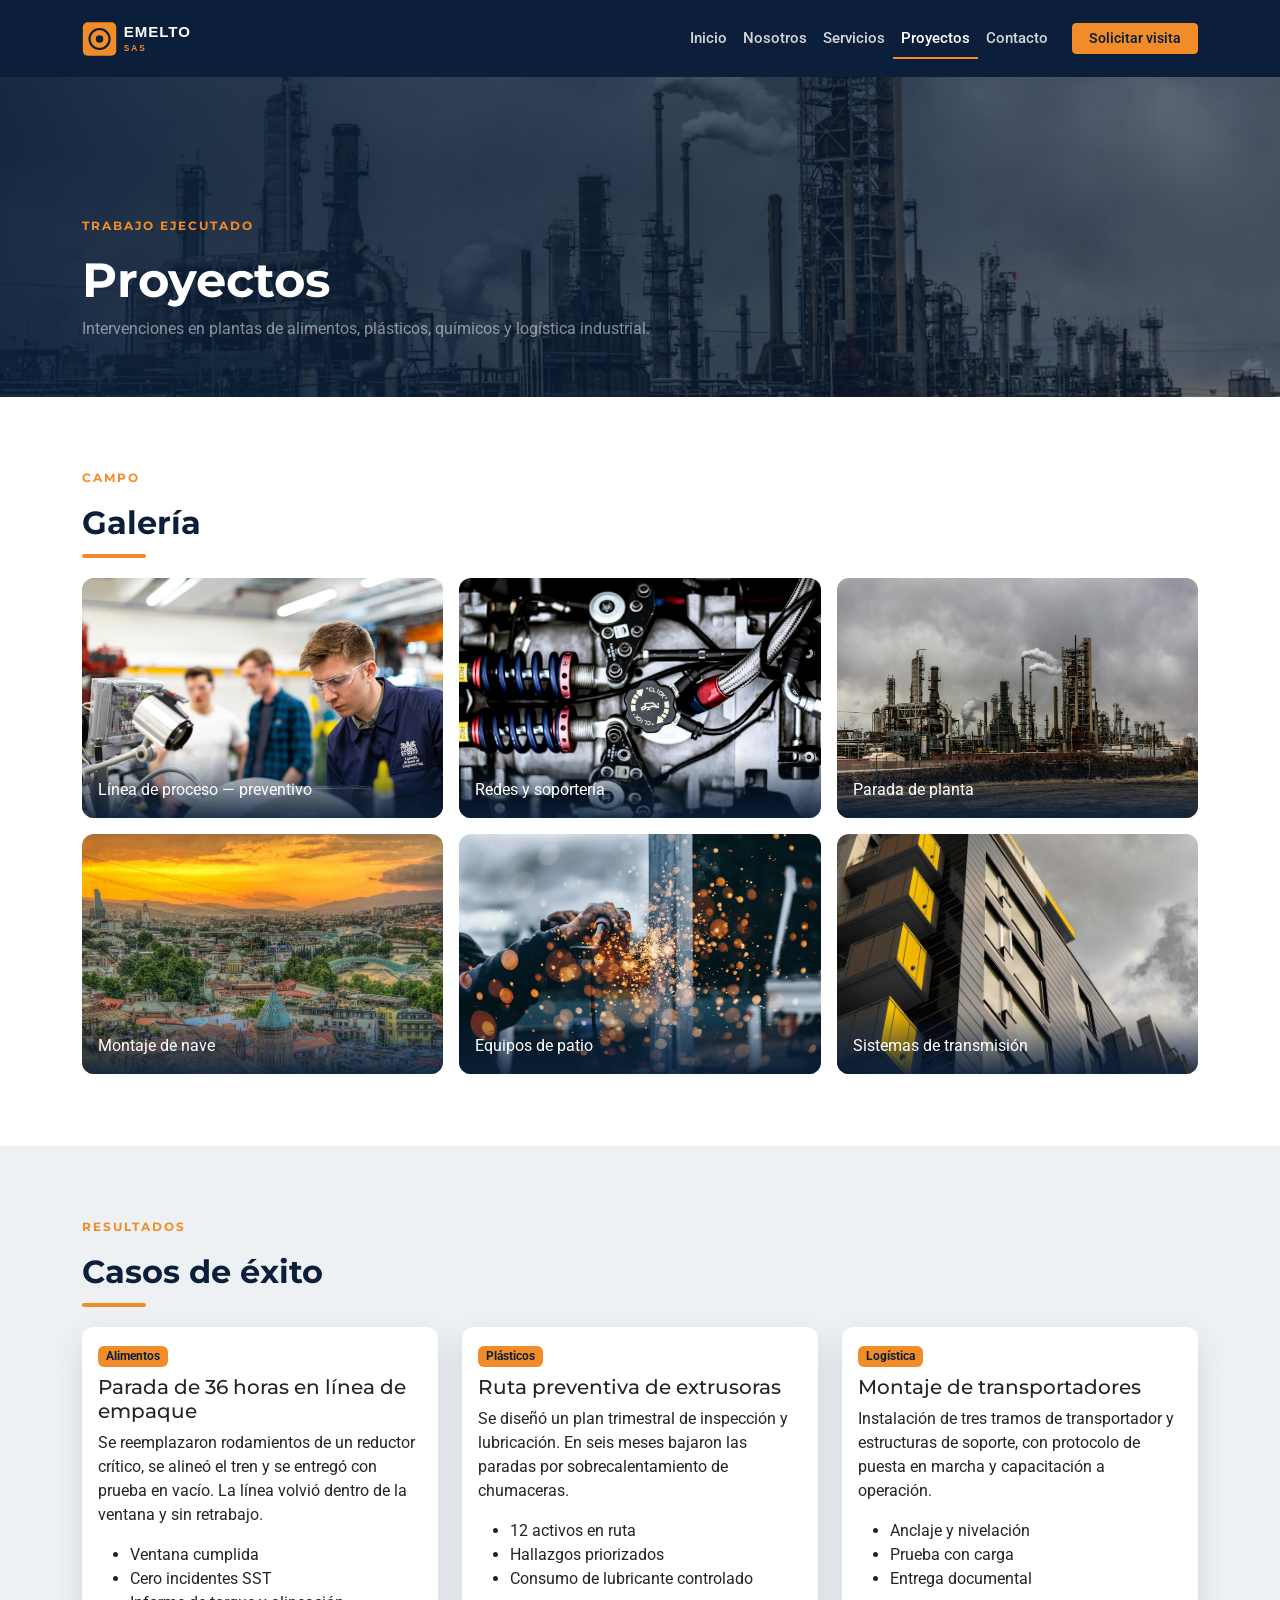
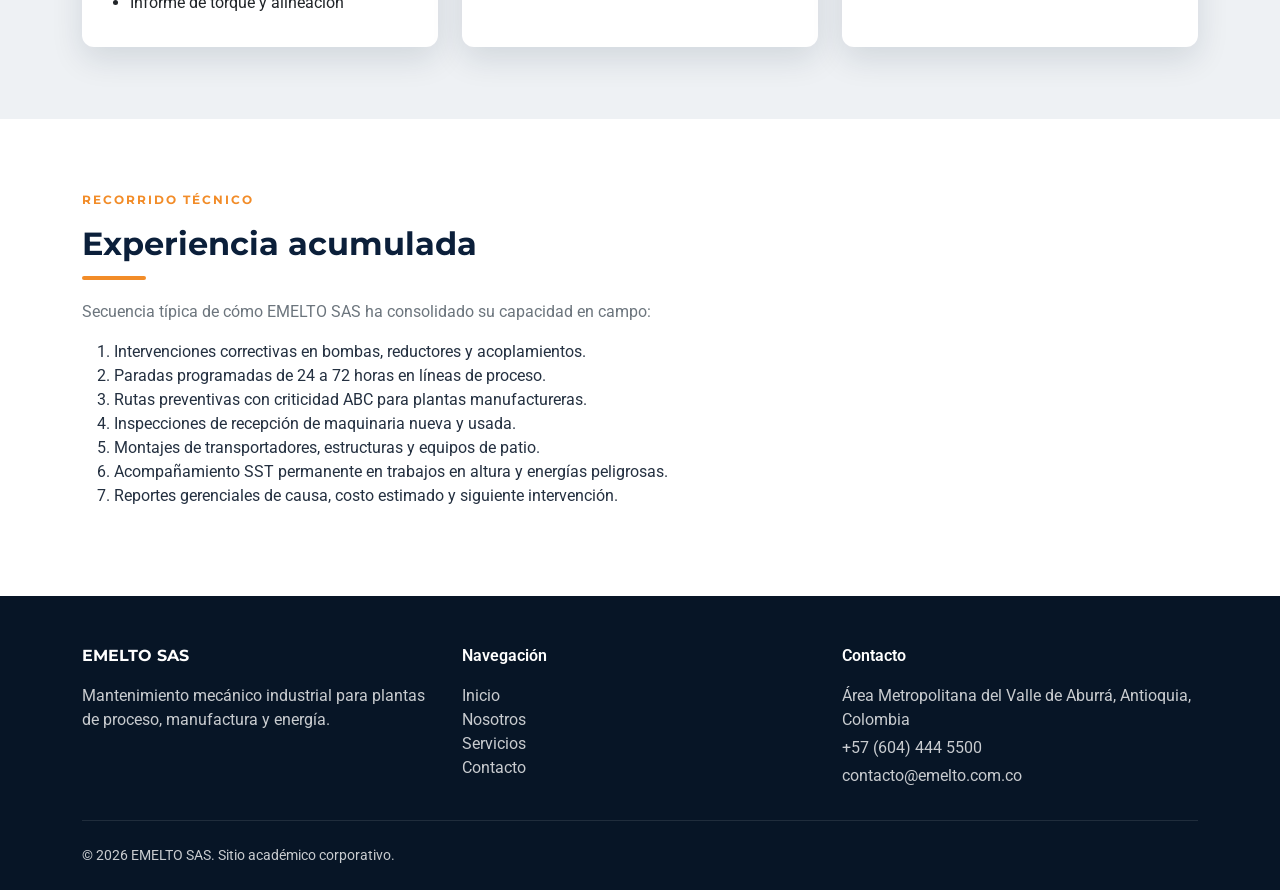
<file: proyectos.html>
<!DOCTYPE html>
<html lang="es">
  <head>
    <meta charset="UTF-8" />
    <meta name="viewport" content="width=device-width, initial-scale=1" />
    <meta
      name="description"
      content="Galería de proyectos, casos de éxito y experiencia de EMELTO SAS en mantenimiento industrial."
    />
    <title>Proyectos | EMELTO SAS</title>
    <link rel="icon" href="img/favicon.svg" type="image/svg+xml" />
    <link rel="preconnect" href="https://fonts.googleapis.com" />
    <link rel="preconnect" href="https://fonts.gstatic.com" crossorigin />
    <link
      href="https://fonts.googleapis.com/css2?family=Montserrat:wght@600;700;800&family=Roboto:wght@400;500;700&display=swap"
      rel="stylesheet"
    />
    <link
      href="https://cdn.jsdelivr.net/npm/bootstrap@5.3.3/dist/css/bootstrap.min.css"
      rel="stylesheet"
      integrity="sha384-QWTKZyjpPEjISv5WaRU9OFeRpok6YctnYmDr5pNlyT2bRjXh0JMhjY6hW+ALEwIH"
      crossorigin="anonymous"
    />
    <link
      href="https://cdn.jsdelivr.net/npm/bootstrap-icons@1.11.3/font/bootstrap-icons.min.css"
      rel="stylesheet"
    />
    <link rel="stylesheet" href="css/styles.css" />
  </head>
  <body>
    <a class="skip-link" href="#contenido">Saltar al contenido</a>

    <nav class="navbar navbar-expand-lg navbar-dark navbar-emelto sticky-top" aria-label="Principal">
      <div class="container">
        <a class="navbar-brand" href="index.html">
          <img src="img/logo-light.svg" alt="EMELTO SAS" height="44" />
        </a>
        <button class="navbar-toggler" type="button" data-bs-toggle="collapse" data-bs-target="#menuPrincipal" aria-controls="menuPrincipal" aria-expanded="false" aria-label="Abrir menú">
          <span class="navbar-toggler-icon"></span>
        </button>
        <div class="collapse navbar-collapse" id="menuPrincipal">
          <ul class="navbar-nav ms-auto mb-2 mb-lg-0 align-items-lg-center">
            <li class="nav-item"><a class="nav-link" href="index.html">Inicio</a></li>
            <li class="nav-item"><a class="nav-link" href="nosotros.html">Nosotros</a></li>
            <li class="nav-item"><a class="nav-link" href="servicios.html">Servicios</a></li>
            <li class="nav-item"><a class="nav-link active" aria-current="page" href="proyectos.html">Proyectos</a></li>
            <li class="nav-item"><a class="nav-link" href="contacto.html">Contacto</a></li>
            <li class="nav-item ms-lg-3">
              <a class="btn btn-orange btn-sm px-3" href="contacto.html">Solicitar visita</a>
            </li>
          </ul>
        </div>
      </div>
    </nav>

    <header class="page-hero" style="background-image: url('img/proyecto-3.jpg')">
      <div class="container">
        <p class="section-kicker">Trabajo ejecutado</p>
        <h1 class="text-white display-5 fw-bold">Proyectos</h1>
        <p class="text-white-50 col-lg-7">Intervenciones en plantas de alimentos, plásticos, químicos y logística industrial.</p>
      </div>
    </header>

    <main id="contenido">
      <section class="section" aria-labelledby="tituloGaleria">
        <div class="container">
          <p class="section-kicker">Campo</p>
          <h2 id="tituloGaleria" class="section-title">Galería</h2>
          <div class="accent-bar"></div>
          <div class="row g-3">
            <div class="col-sm-6 col-lg-4">
              <figure class="gallery-item mb-0">
                <img src="img/proyecto-1.jpg" alt="Línea de producción atendida por EMELTO" />
                <figcaption class="gallery-caption">Línea de proceso — preventivo</figcaption>
              </figure>
            </div>
            <div class="col-sm-6 col-lg-4">
              <figure class="gallery-item mb-0">
                <img src="img/proyecto-2.jpg" alt="Red de tubería industrial inspeccionada" />
                <figcaption class="gallery-caption">Redes y soportería</figcaption>
              </figure>
            </div>
            <div class="col-sm-6 col-lg-4">
              <figure class="gallery-item mb-0">
                <img src="img/proyecto-3.jpg" alt="Planta industrial en operación nocturna" />
                <figcaption class="gallery-caption">Parada de planta</figcaption>
              </figure>
            </div>
            <div class="col-sm-6 col-lg-4">
              <figure class="gallery-item mb-0">
                <img src="img/proyecto-4.jpg" alt="Interior de nave con maquinaria" />
                <figcaption class="gallery-caption">Montaje de nave</figcaption>
              </figure>
            </div>
            <div class="col-sm-6 col-lg-4">
              <figure class="gallery-item mb-0">
                <img src="img/proyecto-5.jpg" alt="Estructura y equipos en patio industrial" />
                <figcaption class="gallery-caption">Equipos de patio</figcaption>
              </figure>
            </div>
            <div class="col-sm-6 col-lg-4">
              <figure class="gallery-item mb-0">
                <img src="img/carousel-3.jpg" alt="Sistemas mecánicos y tubería de proceso" />
                <figcaption class="gallery-caption">Sistemas de transmisión</figcaption>
              </figure>
            </div>
          </div>
        </div>
      </section>

      <section class="section section-alt" aria-labelledby="tituloCasos">
        <div class="container">
          <p class="section-kicker">Resultados</p>
          <h2 id="tituloCasos" class="section-title">Casos de éxito</h2>
          <div class="accent-bar"></div>
          <div class="row g-4">
            <div class="col-lg-4">
              <article class="card card-emelto">
                <div class="card-body">
                  <span class="badge badge-orange mb-2">Alimentos</span>
                  <h3 class="h5">Parada de 36 horas en línea de empaque</h3>
                  <p>
                    Se reemplazaron rodamientos de un reductor crítico, se alineó el tren y se entregó con prueba en vacío.
                    La línea volvió dentro de la ventana y sin retrabajo.
                  </p>
                  <ul>
                    <li>Ventana cumplida</li>
                    <li>Cero incidentes SST</li>
                    <li>Informe de torque y alineación</li>
                  </ul>
                </div>
              </article>
            </div>
            <div class="col-lg-4">
              <article class="card card-emelto">
                <div class="card-body">
                  <span class="badge badge-orange mb-2">Plásticos</span>
                  <h3 class="h5">Ruta preventiva de extrusoras</h3>
                  <p>
                    Se diseñó un plan trimestral de inspección y lubricación. En seis meses bajaron las paradas
                    por sobrecalentamiento de chumaceras.
                  </p>
                  <ul>
                    <li>12 activos en ruta</li>
                    <li>Hallazgos priorizados</li>
                    <li>Consumo de lubricante controlado</li>
                  </ul>
                </div>
              </article>
            </div>
            <div class="col-lg-4">
              <article class="card card-emelto">
                <div class="card-body">
                  <span class="badge badge-orange mb-2">Logística</span>
                  <h3 class="h5">Montaje de transportadores</h3>
                  <p>
                    Instalación de tres tramos de transportador y estructuras de soporte, con protocolo de
                    puesta en marcha y capacitación a operación.
                  </p>
                  <ul>
                    <li>Anclaje y nivelación</li>
                    <li>Prueba con carga</li>
                    <li>Entrega documental</li>
                  </ul>
                </div>
              </article>
            </div>
          </div>
        </div>
      </section>

      <section class="section" aria-labelledby="tituloExperiencia">
        <div class="container">
          <p class="section-kicker">Recorrido técnico</p>
          <h2 id="tituloExperiencia" class="section-title">Experiencia acumulada</h2>
          <div class="accent-bar"></div>
          <p class="section-lead">Secuencia típica de cómo EMELTO SAS ha consolidado su capacidad en campo:</p>
          <ol class="col-lg-8">
            <li>Intervenciones correctivas en bombas, reductores y acoplamientos.</li>
            <li>Paradas programadas de 24 a 72 horas en líneas de proceso.</li>
            <li>Rutas preventivas con criticidad ABC para plantas manufactureras.</li>
            <li>Inspecciones de recepción de maquinaria nueva y usada.</li>
            <li>Montajes de transportadores, estructuras y equipos de patio.</li>
            <li>Acompañamiento SST permanente en trabajos en altura y energías peligrosas.</li>
            <li>Reportes gerenciales de causa, costo estimado y siguiente intervención.</li>
          </ol>
        </div>
      </section>
    </main>

    <footer class="footer-emelto pt-5 pb-4">
      <div class="container">
        <div class="row g-4">
          <div class="col-md-4">
            <p class="footer-brand">EMELTO SAS</p>
            <p>Mantenimiento mecánico industrial para plantas de proceso, manufactura y energía.</p>
          </div>
          <div class="col-md-4">
            <p class="text-white fw-semibold">Navegación</p>
            <ul class="list-unstyled">
              <li><a href="index.html">Inicio</a></li>
              <li><a href="nosotros.html">Nosotros</a></li>
              <li><a href="servicios.html">Servicios</a></li>
              <li><a href="contacto.html">Contacto</a></li>
            </ul>
          </div>
          <div class="col-md-4">
            <p class="text-white fw-semibold">Contacto</p>
            <p class="mb-1">Área Metropolitana del Valle de Aburrá, Antioquia, Colombia</p>
            <p class="mb-1"><a href="tel:+576044445500">+57 (604) 444 5500</a></p>
            <p class="mb-0"><a href="mailto:contacto@emelto.com.co">contacto@emelto.com.co</a></p>
          </div>
        </div>
        <hr class="border-secondary my-4" />
        <p class="small mb-0">&copy; <span id="year"></span> EMELTO SAS. Sitio académico corporativo.</p>
      </div>
    </footer>

    <button type="button" id="btnTop" class="btn btn-orange rounded-circle" aria-label="Volver arriba">
      <i class="bi bi-arrow-up" aria-hidden="true"></i>
    </button>

    <script src="https://cdn.jsdelivr.net/npm/bootstrap@5.3.3/dist/js/bootstrap.bundle.min.js" integrity="sha384-YvpcrYf0tY3lHB60NNkmXc5s9fDVZLESaAA55NDzOxhy9GkcIdslK1eN7N6jIeHz" crossorigin="anonymous"></script>
    <script src="js/script.js"></script>
  </body>
</html>
</file>
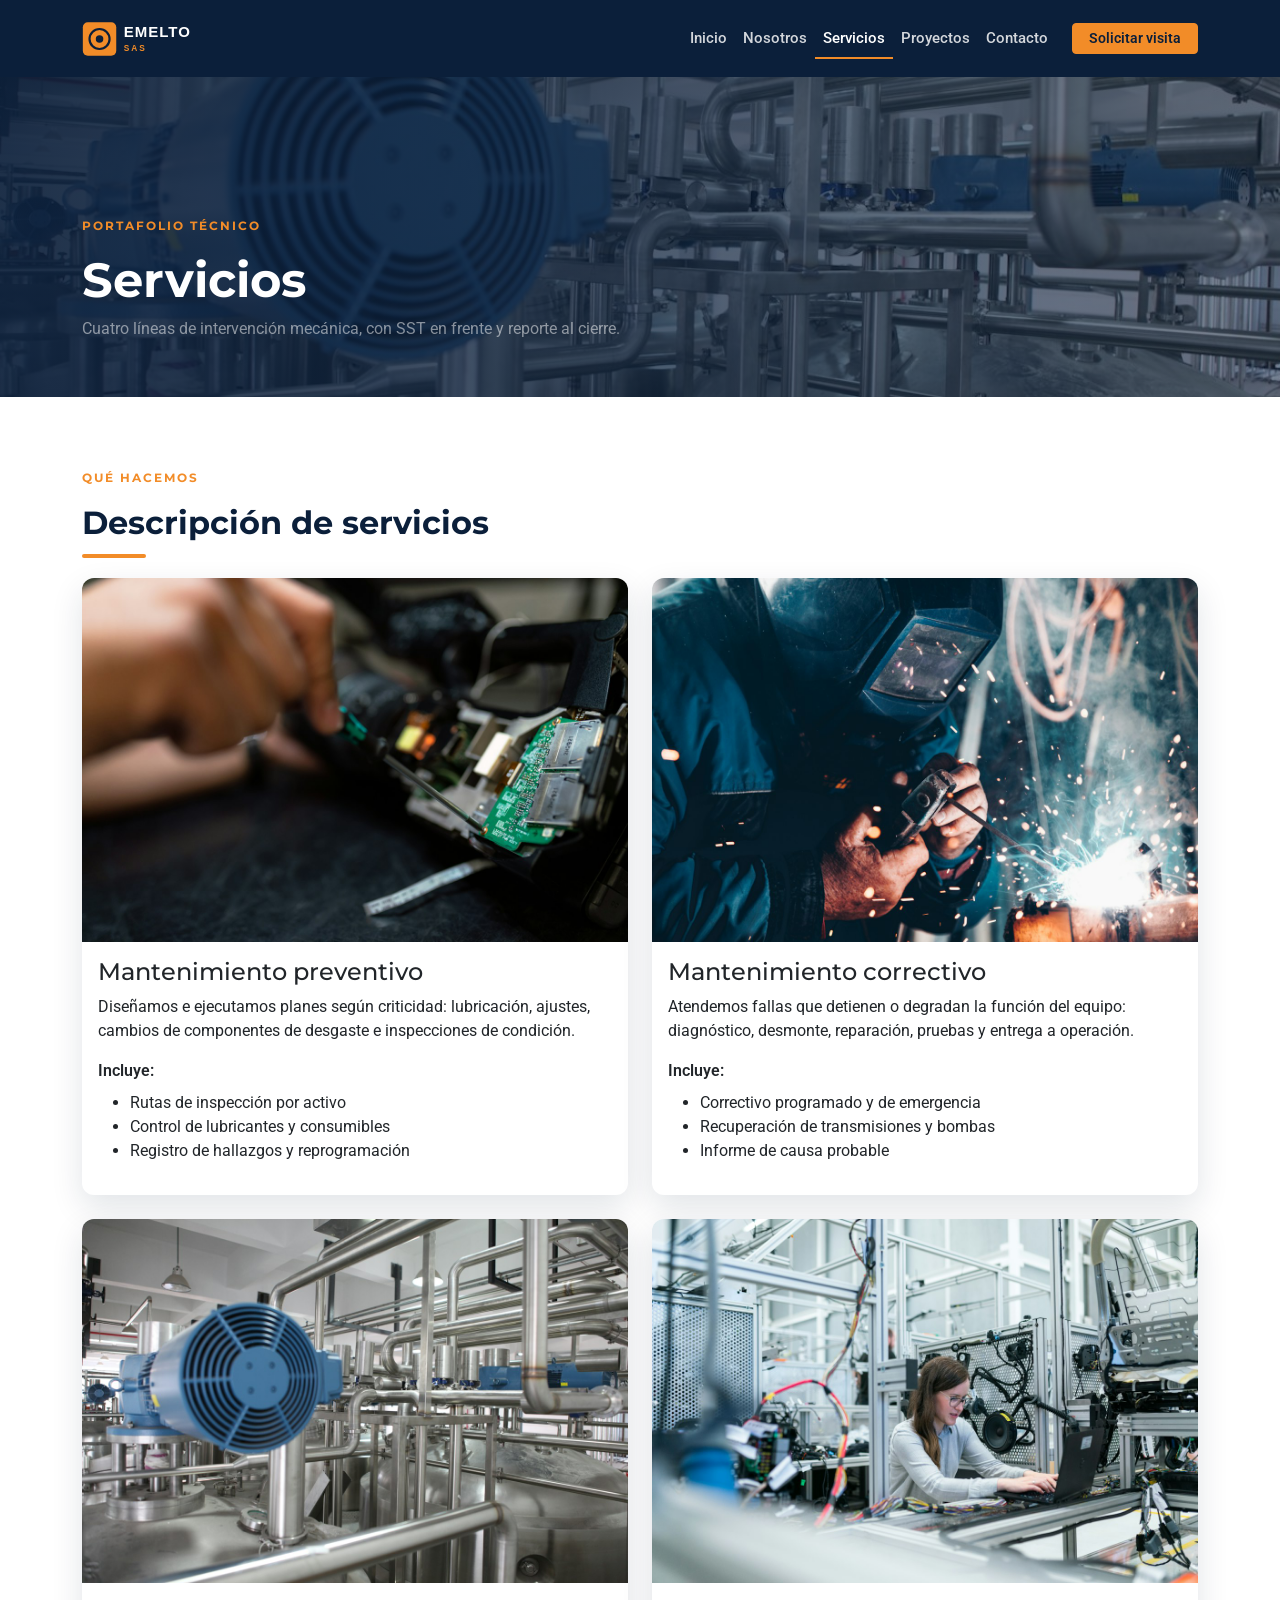
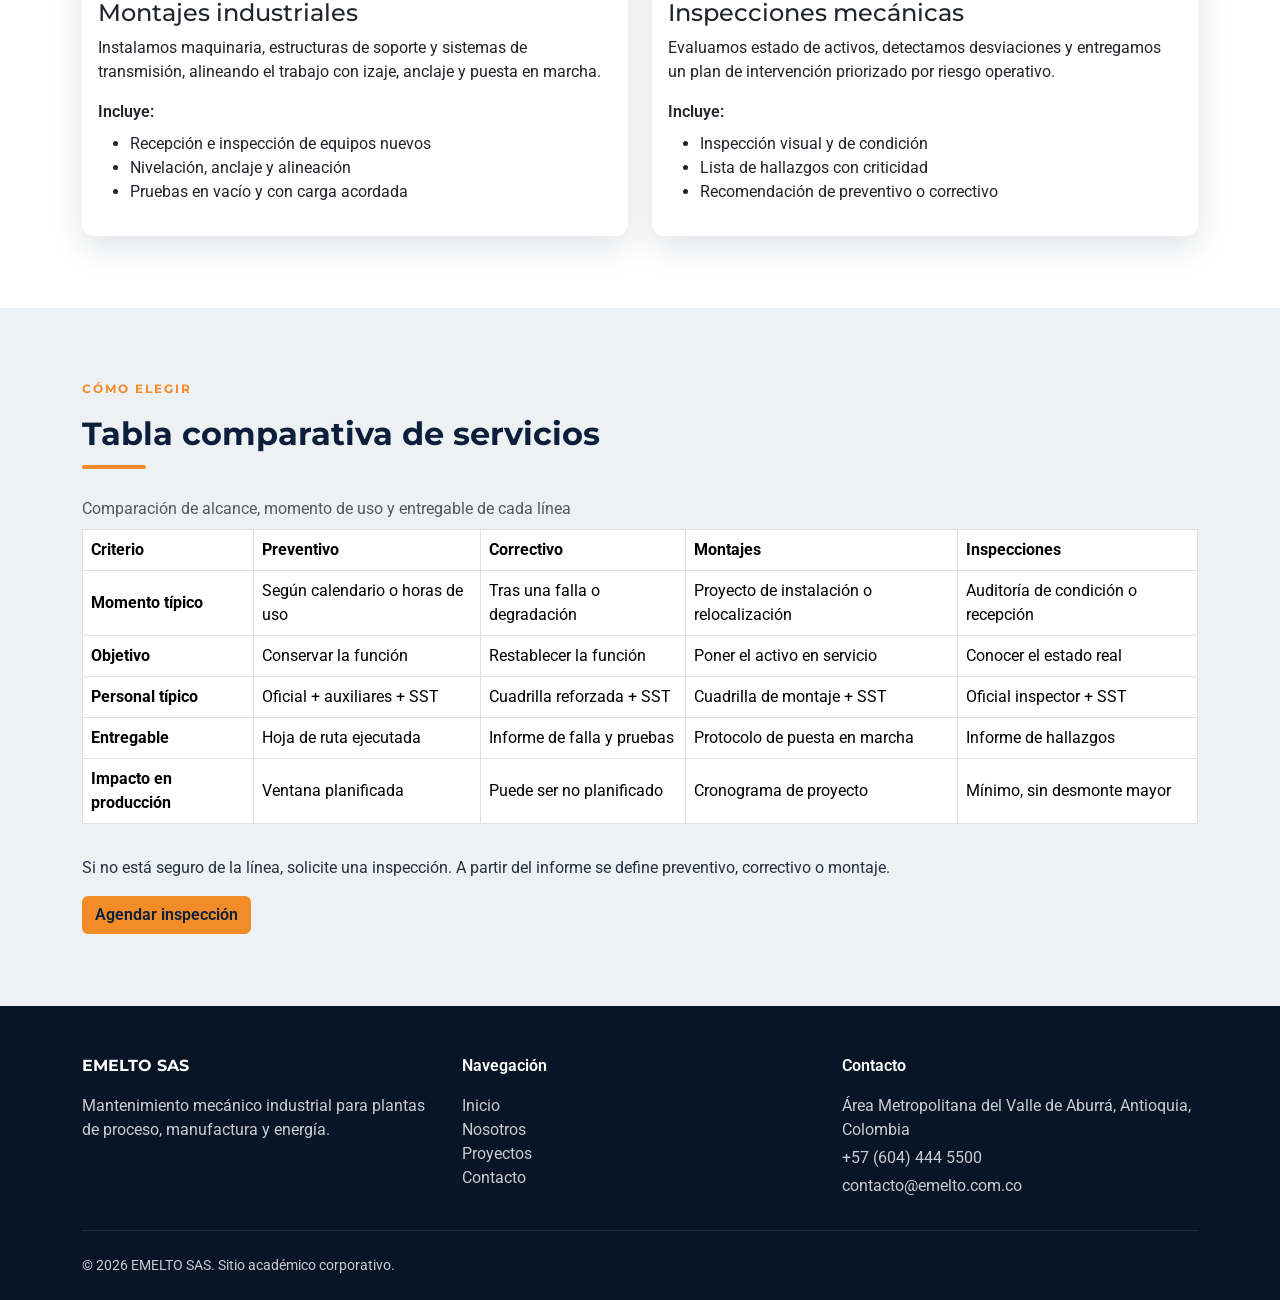
<file: servicios.html>
<!DOCTYPE html>
<html lang="es">
  <head>
    <meta charset="UTF-8" />
    <meta name="viewport" content="width=device-width, initial-scale=1" />
    <meta
      name="description"
      content="Servicios de EMELTO SAS: preventivo, correctivo, montajes industriales e inspecciones mecánicas."
    />
    <title>Servicios | EMELTO SAS</title>
    <link rel="icon" href="img/favicon.svg" type="image/svg+xml" />
    <link rel="preconnect" href="https://fonts.googleapis.com" />
    <link rel="preconnect" href="https://fonts.gstatic.com" crossorigin />
    <link
      href="https://fonts.googleapis.com/css2?family=Montserrat:wght@600;700;800&family=Roboto:wght@400;500;700&display=swap"
      rel="stylesheet"
    />
    <link
      href="https://cdn.jsdelivr.net/npm/bootstrap@5.3.3/dist/css/bootstrap.min.css"
      rel="stylesheet"
      integrity="sha384-QWTKZyjpPEjISv5WaRU9OFeRpok6YctnYmDr5pNlyT2bRjXh0JMhjY6hW+ALEwIH"
      crossorigin="anonymous"
    />
    <link
      href="https://cdn.jsdelivr.net/npm/bootstrap-icons@1.11.3/font/bootstrap-icons.min.css"
      rel="stylesheet"
    />
    <link rel="stylesheet" href="css/styles.css" />
  </head>
  <body>
    <a class="skip-link" href="#contenido">Saltar al contenido</a>

    <nav class="navbar navbar-expand-lg navbar-dark navbar-emelto sticky-top" aria-label="Principal">
      <div class="container">
        <a class="navbar-brand" href="index.html">
          <img src="img/logo-light.svg" alt="EMELTO SAS" height="44" />
        </a>
        <button class="navbar-toggler" type="button" data-bs-toggle="collapse" data-bs-target="#menuPrincipal" aria-controls="menuPrincipal" aria-expanded="false" aria-label="Abrir menú">
          <span class="navbar-toggler-icon"></span>
        </button>
        <div class="collapse navbar-collapse" id="menuPrincipal">
          <ul class="navbar-nav ms-auto mb-2 mb-lg-0 align-items-lg-center">
            <li class="nav-item"><a class="nav-link" href="index.html">Inicio</a></li>
            <li class="nav-item"><a class="nav-link" href="nosotros.html">Nosotros</a></li>
            <li class="nav-item"><a class="nav-link active" aria-current="page" href="servicios.html">Servicios</a></li>
            <li class="nav-item"><a class="nav-link" href="proyectos.html">Proyectos</a></li>
            <li class="nav-item"><a class="nav-link" href="contacto.html">Contacto</a></li>
            <li class="nav-item ms-lg-3">
              <a class="btn btn-orange btn-sm px-3" href="contacto.html">Solicitar visita</a>
            </li>
          </ul>
        </div>
      </div>
    </nav>

    <header class="page-hero" style="background-image: url('img/servicio-montaje.jpg')">
      <div class="container">
        <p class="section-kicker">Portafolio técnico</p>
        <h1 class="text-white display-5 fw-bold">Servicios</h1>
        <p class="text-white-50 col-lg-7">Cuatro líneas de intervención mecánica, con SST en frente y reporte al cierre.</p>
      </div>
    </header>

    <main id="contenido">
      <section class="section" aria-labelledby="tituloServicios">
        <div class="container">
          <p class="section-kicker">Qué hacemos</p>
          <h2 id="tituloServicios" class="section-title">Descripción de servicios</h2>
          <div class="accent-bar"></div>
          <div class="row g-4">
            <div class="col-md-6">
              <article class="card card-emelto">
                <img src="img/servicio-preventivo.jpg" class="card-img-top" alt="Inspección periódica de equipo industrial" />
                <div class="card-body">
                  <h3 class="h4">Mantenimiento preventivo</h3>
                  <p>
                    Diseñamos e ejecutamos planes según criticidad: lubricación, ajustes, cambios de componentes
                    de desgaste e inspecciones de condición.
                  </p>
                  <p class="fw-semibold mb-2">Incluye:</p>
                  <ul>
                    <li>Rutas de inspección por activo</li>
                    <li>Control de lubricantes y consumibles</li>
                    <li>Registro de hallazgos y reprogramación</li>
                  </ul>
                </div>
              </article>
            </div>
            <div class="col-md-6">
              <article class="card card-emelto">
                <img src="img/servicio-correctivo.jpg" class="card-img-top" alt="Reparación mecánica con soldadura" />
                <div class="card-body">
                  <h3 class="h4">Mantenimiento correctivo</h3>
                  <p>
                    Atendemos fallas que detienen o degradan la función del equipo: diagnóstico, desmonte,
                    reparación, pruebas y entrega a operación.
                  </p>
                  <p class="fw-semibold mb-2">Incluye:</p>
                  <ul>
                    <li>Correctivo programado y de emergencia</li>
                    <li>Recuperación de transmisiones y bombas</li>
                    <li>Informe de causa probable</li>
                  </ul>
                </div>
              </article>
            </div>
            <div class="col-md-6">
              <article class="card card-emelto">
                <img src="img/servicio-montaje.jpg" class="card-img-top" alt="Montaje de maquinaria en nave industrial" />
                <div class="card-body">
                  <h3 class="h4">Montajes industriales</h3>
                  <p>
                    Instalamos maquinaria, estructuras de soporte y sistemas de transmisión, alineando el trabajo
                    con izaje, anclaje y puesta en marcha.
                  </p>
                  <p class="fw-semibold mb-2">Incluye:</p>
                  <ul>
                    <li>Recepción e inspección de equipos nuevos</li>
                    <li>Nivelación, anclaje y alineación</li>
                    <li>Pruebas en vacío y con carga acordada</li>
                  </ul>
                </div>
              </article>
            </div>
            <div class="col-md-6">
              <article class="card card-emelto">
                <img src="img/servicio-inspeccion.jpg" class="card-img-top" alt="Inspección mecánica de sistemas en planta" />
                <div class="card-body">
                  <h3 class="h4">Inspecciones mecánicas</h3>
                  <p>
                    Evaluamos estado de activos, detectamos desviaciones y entregamos un plan de intervención
                    priorizado por riesgo operativo.
                  </p>
                  <p class="fw-semibold mb-2">Incluye:</p>
                  <ul>
                    <li>Inspección visual y de condición</li>
                    <li>Lista de hallazgos con criticidad</li>
                    <li>Recomendación de preventivo o correctivo</li>
                  </ul>
                </div>
              </article>
            </div>
          </div>
        </div>
      </section>

      <section class="section section-alt" aria-labelledby="tituloComparativa">
        <div class="container">
          <p class="section-kicker">Cómo elegir</p>
          <h2 id="tituloComparativa" class="section-title">Tabla comparativa de servicios</h2>
          <div class="accent-bar"></div>
          <div class="table-responsive">
            <table class="table table-emelto table-bordered align-middle">
              <caption class="caption-top">Comparación de alcance, momento de uso y entregable de cada línea</caption>
              <thead>
                <tr>
                  <th scope="col">Criterio</th>
                  <th scope="col">Preventivo</th>
                  <th scope="col">Correctivo</th>
                  <th scope="col">Montajes</th>
                  <th scope="col">Inspecciones</th>
                </tr>
              </thead>
              <tbody>
                <tr>
                  <th scope="row">Momento típico</th>
                  <td>Según calendario o horas de uso</td>
                  <td>Tras una falla o degradación</td>
                  <td>Proyecto de instalación o relocalización</td>
                  <td>Auditoría de condición o recepción</td>
                </tr>
                <tr>
                  <th scope="row">Objetivo</th>
                  <td>Conservar la función</td>
                  <td>Restablecer la función</td>
                  <td>Poner el activo en servicio</td>
                  <td>Conocer el estado real</td>
                </tr>
                <tr>
                  <th scope="row">Personal típico</th>
                  <td>Oficial + auxiliares + SST</td>
                  <td>Cuadrilla reforzada + SST</td>
                  <td>Cuadrilla de montaje + SST</td>
                  <td>Oficial inspector + SST</td>
                </tr>
                <tr>
                  <th scope="row">Entregable</th>
                  <td>Hoja de ruta ejecutada</td>
                  <td>Informe de falla y pruebas</td>
                  <td>Protocolo de puesta en marcha</td>
                  <td>Informe de hallazgos</td>
                </tr>
                <tr>
                  <th scope="row">Impacto en producción</th>
                  <td>Ventana planificada</td>
                  <td>Puede ser no planificado</td>
                  <td>Cronograma de proyecto</td>
                  <td>Mínimo, sin desmonte mayor</td>
                </tr>
              </tbody>
            </table>
          </div>
          <p class="mt-3">
            Si no está seguro de la línea, solicite una inspección. A partir del informe se define preventivo, correctivo o montaje.
          </p>
          <a class="btn btn-orange" href="contacto.html">Agendar inspección</a>
        </div>
      </section>
    </main>

    <footer class="footer-emelto pt-5 pb-4">
      <div class="container">
        <div class="row g-4">
          <div class="col-md-4">
            <p class="footer-brand">EMELTO SAS</p>
            <p>Mantenimiento mecánico industrial para plantas de proceso, manufactura y energía.</p>
          </div>
          <div class="col-md-4">
            <p class="text-white fw-semibold">Navegación</p>
            <ul class="list-unstyled">
              <li><a href="index.html">Inicio</a></li>
              <li><a href="nosotros.html">Nosotros</a></li>
              <li><a href="proyectos.html">Proyectos</a></li>
              <li><a href="contacto.html">Contacto</a></li>
            </ul>
          </div>
          <div class="col-md-4">
            <p class="text-white fw-semibold">Contacto</p>
            <p class="mb-1">Área Metropolitana del Valle de Aburrá, Antioquia, Colombia</p>
            <p class="mb-1"><a href="tel:+576044445500">+57 (604) 444 5500</a></p>
            <p class="mb-0"><a href="mailto:contacto@emelto.com.co">contacto@emelto.com.co</a></p>
          </div>
        </div>
        <hr class="border-secondary my-4" />
        <p class="small mb-0">&copy; <span id="year"></span> EMELTO SAS. Sitio académico corporativo.</p>
      </div>
    </footer>

    <button type="button" id="btnTop" class="btn btn-orange rounded-circle" aria-label="Volver arriba">
      <i class="bi bi-arrow-up" aria-hidden="true"></i>
    </button>

    <script src="https://cdn.jsdelivr.net/npm/bootstrap@5.3.3/dist/js/bootstrap.bundle.min.js" integrity="sha384-YvpcrYf0tY3lHB60NNkmXc5s9fDVZLESaAA55NDzOxhy9GkcIdslK1eN7N6jIeHz" crossorigin="anonymous"></script>
    <script src="js/script.js"></script>
  </body>
</html>
</file>
<file: css/styles.css>
/* =========================================================
   EMELTO SAS — Hoja de estilos corporativa
   Paleta: #0B1F3A (azul oscuro) · #6C757D (gris) · #F28C28 (naranja)
   Tipografías: Montserrat (títulos) · Roboto (cuerpo)
   ========================================================= */

:root {
  --navy: #0b1f3a;
  --navy-deep: #071526;
  --navy-soft: #143056;
  --gray: #6c757d;
  --gray-light: #eef1f4;
  --orange: #f28c28;
  --orange-dark: #d67516;
  --white: #ffffff;
  --text: #243040;
  --shadow: 0 12px 32px rgba(11, 31, 58, 0.12);
  --radius: 0.75rem;
}

html {
  scroll-behavior: smooth;
}

body {
  font-family: "Roboto", sans-serif;
  color: var(--text);
  background-color: var(--white);
}

h1, h2, h3, h4, h5, h6,
.navbar-brand,
.display-hero,
.section-kicker {
  font-family: "Montserrat", sans-serif;
}

img {
  max-width: 100%;
  height: auto;
}

a {
  text-decoration: none;
}

/* Accesibilidad: enlace para saltar al contenido */
.skip-link {
  position: absolute;
  left: -999px;
  top: 0;
  background: var(--orange);
  color: var(--navy);
  padding: 0.75rem 1rem;
  z-index: 2000;
}

.skip-link:focus {
  left: 1rem;
  top: 1rem;
}

/* ---------- Navbar ---------- */
.navbar-emelto {
  background-color: var(--navy);
  padding-block: 0.85rem;
  transition: box-shadow 0.25s ease, padding 0.25s ease;
}

.navbar-emelto.is-scrolled {
  box-shadow: 0 8px 24px rgba(0, 0, 0, 0.28);
  padding-block: 0.5rem;
}

.navbar-emelto .navbar-brand img {
  height: 40px;
  width: auto;
}

.navbar-emelto .nav-link {
  color: rgba(255, 255, 255, 0.82);
  font-weight: 500;
  font-size: 0.92rem;
  padding-inline: 0.55rem;
  border-bottom: 2px solid transparent;
}

.navbar-emelto .nav-link:hover,
.navbar-emelto .nav-link:focus,
.navbar-emelto .nav-link.active {
  color: var(--white);
  border-bottom-color: var(--orange);
}

.btn-orange {
  background-color: var(--orange);
  border-color: var(--orange);
  color: var(--navy);
  font-weight: 600;
}

.btn-orange:hover,
.btn-orange:focus {
  background-color: var(--orange-dark);
  border-color: var(--orange-dark);
  color: var(--navy);
}

.btn-outline-navy {
  border: 2px solid var(--navy);
  color: var(--navy);
  font-weight: 600;
}

.btn-outline-navy:hover {
  background-color: var(--navy);
  color: var(--white);
}

/* ---------- Encabezados de página ---------- */
.page-hero {
  background-color: var(--navy);
  background-size: cover;
  background-position: center;
  min-height: 320px;
  display: flex;
  align-items: flex-end;
  position: relative;
}

.page-hero::before {
  content: "";
  position: absolute;
  inset: 0;
  background: linear-gradient(90deg, rgba(11, 31, 58, 0.92) 0%, rgba(11, 31, 58, 0.55) 100%);
}

.page-hero .container {
  position: relative;
  z-index: 1;
  padding-bottom: 2.5rem;
  padding-top: 6.5rem;
}

.section-kicker {
  color: var(--orange);
  letter-spacing: 0.16em;
  font-size: 0.78rem;
  font-weight: 700;
  text-transform: uppercase;
}

.section-title {
  color: var(--navy);
  font-weight: 700;
}

.section-lead {
  color: var(--gray);
  max-width: 42rem;
}

.accent-bar {
  width: 64px;
  height: 4px;
  background: var(--orange);
  border-radius: 4px;
  margin-block: 0.75rem 1.25rem;
}

/* ---------- Hero inicio ---------- */
.hero-home {
  position: relative;
  min-height: 92vh;
  background: url("../img/hero.jpg") center/cover no-repeat;
  display: flex;
  align-items: center;
  color: var(--white);
}

.hero-home::before {
  content: "";
  position: absolute;
  inset: 0;
  background: linear-gradient(100deg, rgba(11, 31, 58, 0.94) 18%, rgba(11, 31, 58, 0.55) 70%, rgba(242, 140, 40, 0.25) 100%);
}

.hero-home .container {
  position: relative;
  z-index: 1;
}

.display-hero {
  font-weight: 800;
  line-height: 1.12;
  letter-spacing: -0.02em;
}

.hero-stats {
  display: flex;
  flex-wrap: wrap;
  gap: 1.5rem;
}

.hero-stats strong {
  display: block;
  font-family: "Montserrat", sans-serif;
  font-size: 1.75rem;
  color: var(--orange);
}

/* ---------- Bloques de contenido ---------- */
.section {
  padding-block: 4.5rem;
}

.section-alt {
  background-color: var(--gray-light);
}

.card-emelto {
  border: 0;
  border-radius: var(--radius);
  box-shadow: var(--shadow);
  height: 100%;
  overflow: hidden;
  transition: transform 0.2s ease;
}

.card-emelto:hover {
  transform: translateY(-6px);
}

.card-emelto .icon-box {
  width: 56px;
  height: 56px;
  border-radius: 12px;
  background: rgba(242, 140, 40, 0.15);
  color: var(--orange);
  display: grid;
  place-items: center;
  font-size: 1.5rem;
}

.benefit-item {
  background: var(--white);
  border-left: 4px solid var(--orange);
  border-radius: var(--radius);
  padding: 1.25rem 1.35rem;
  box-shadow: var(--shadow);
  height: 100%;
}

/* ---------- Carrusel ---------- */
.carousel-emelto img {
  height: 460px;
  object-fit: cover;
  filter: brightness(0.72);
}

.carousel-caption {
  background: rgba(11, 31, 58, 0.62);
  border-radius: var(--radius);
  padding: 1rem 1.25rem;
  bottom: 2rem;
}

/* ---------- Video ---------- */
.video-frame {
  aspect-ratio: 16 / 9;
  border-radius: var(--radius);
  overflow: hidden;
  box-shadow: var(--shadow);
}

.video-frame iframe {
  width: 100%;
  height: 100%;
  border: 0;
}

/* ---------- Tablas ---------- */
.table-emelto thead {
  background-color: var(--navy);
  color: var(--white);
}

.table-emelto tbody tr:hover {
  background-color: rgba(242, 140, 40, 0.08);
}

.badge-orange {
  background-color: var(--orange);
  color: var(--navy);
}

/* ---------- Galería ---------- */
.gallery-item {
  position: relative;
  overflow: hidden;
  border-radius: var(--radius);
}

.gallery-item img {
  width: 100%;
  height: 240px;
  object-fit: cover;
  transition: transform 0.35s ease;
}

.gallery-item:hover img {
  transform: scale(1.06);
}

.gallery-caption {
  position: absolute;
  inset: auto 0 0 0;
  background: linear-gradient(transparent, rgba(11, 31, 58, 0.9));
  color: var(--white);
  padding: 1.5rem 1rem 1rem;
}

/* ---------- Equipo / misión ---------- */
.value-list li {
  margin-bottom: 0.45rem;
}

.mission-card {
  background: var(--navy);
  color: var(--white);
  border-radius: var(--radius);
  padding: 2rem;
  height: 100%;
}

.mission-card.vision {
  background: var(--navy-soft);
}

.team-number {
  font-family: "Montserrat", sans-serif;
  font-size: 2.4rem;
  font-weight: 800;
  color: var(--orange);
  line-height: 1;
}

/* ---------- Formulario ---------- */
.form-emelto .form-control,
.form-emelto .form-select {
  border-radius: 0.5rem;
  padding: 0.7rem 0.9rem;
}

.form-emelto .form-control:focus,
.form-emelto .form-select:focus {
  border-color: var(--orange);
  box-shadow: 0 0 0 0.2rem rgba(242, 140, 40, 0.25);
}

.contact-data {
  background: var(--navy);
  color: var(--white);
  border-radius: var(--radius);
  padding: 2rem;
  height: 100%;
}

.contact-data a {
  color: var(--orange);
}

.map-embed {
  border: 0;
  border-radius: var(--radius);
  min-height: 360px;
  width: 100%;
}

/* ---------- Footer ---------- */
.footer-emelto {
  background: var(--navy-deep);
  color: rgba(255, 255, 255, 0.78);
}

.footer-emelto a {
  color: rgba(255, 255, 255, 0.78);
}

.footer-emelto a:hover {
  color: var(--orange);
}

.footer-brand {
  color: var(--white);
  font-family: "Montserrat", sans-serif;
  font-weight: 700;
}

#btnTop {
  position: fixed;
  right: 1.25rem;
  bottom: 1.25rem;
  display: none;
  z-index: 1030;
}

/* ---------- Responsive ---------- */
@media (max-width: 767.98px) {
  .display-hero {
    font-size: 2.05rem;
  }

  .carousel-emelto img {
    height: 280px;
  }

  .hero-home {
    min-height: 78vh;
  }
}
</file>
